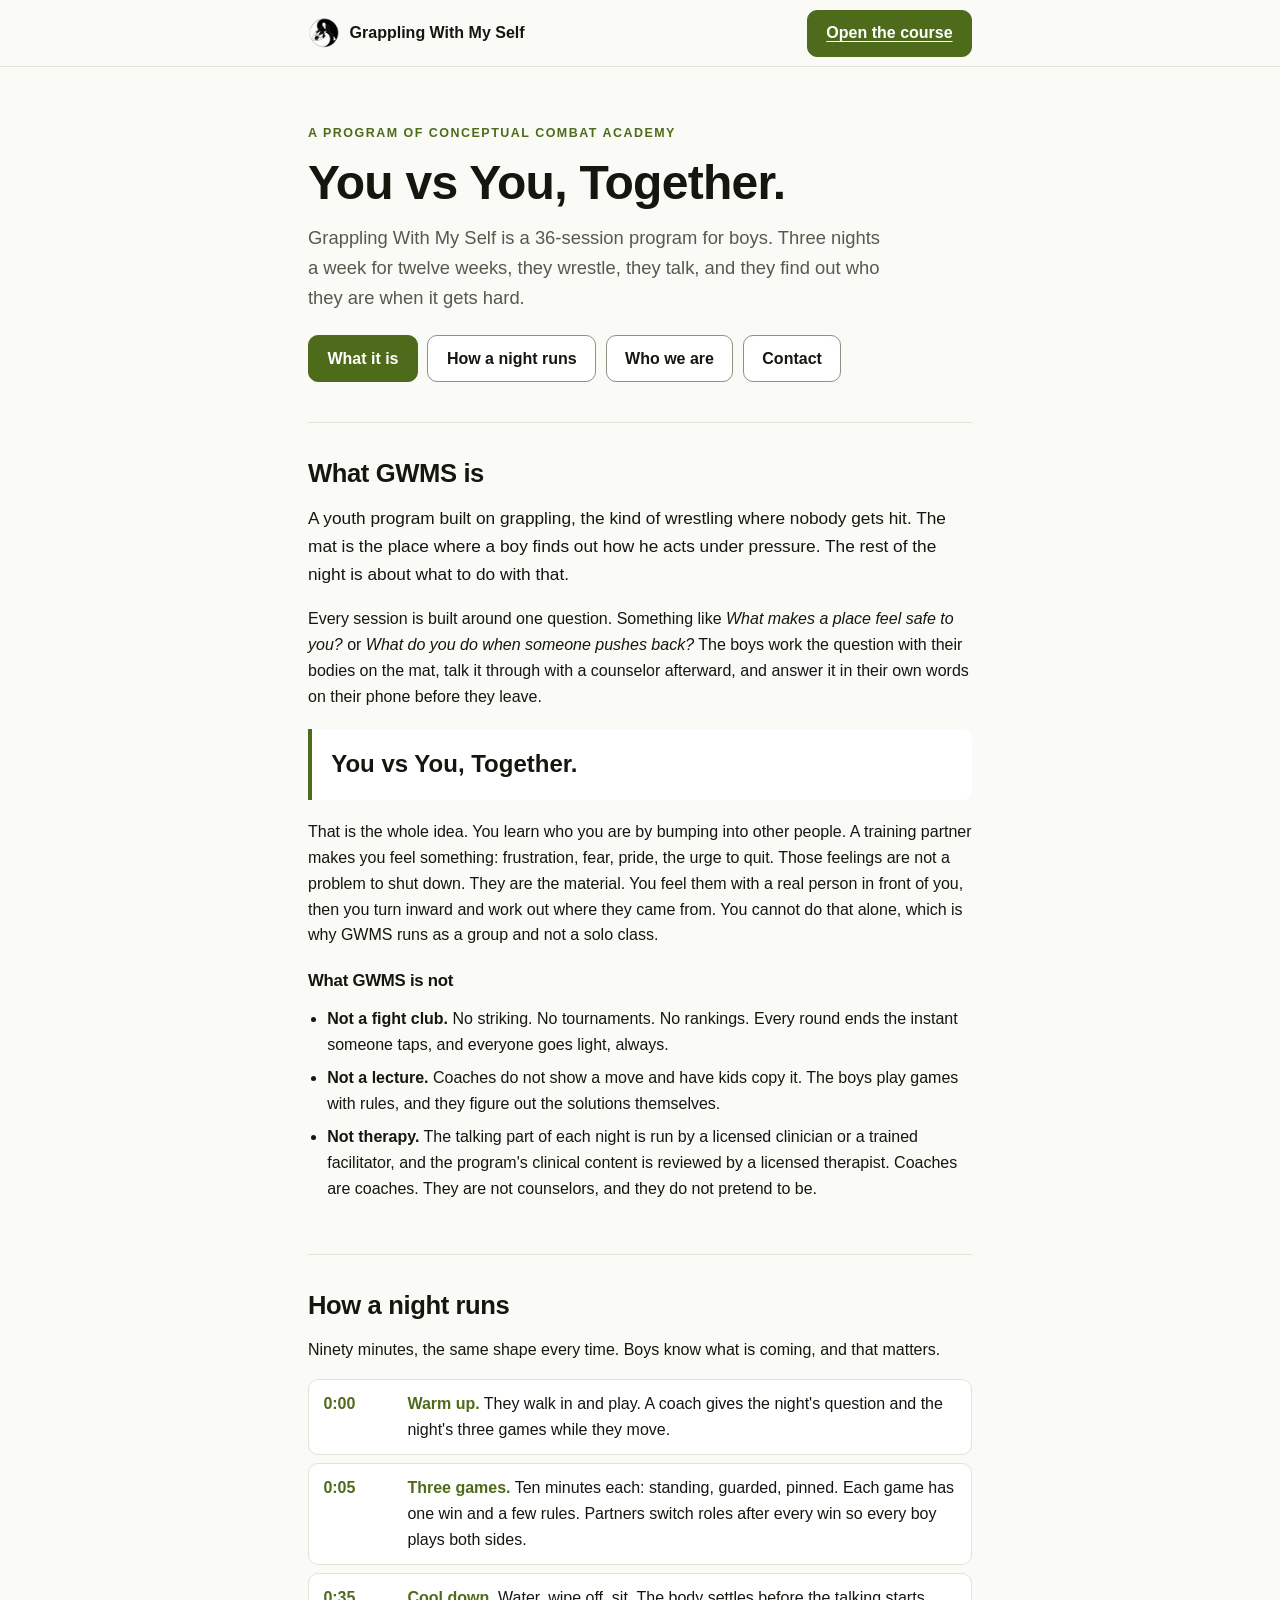
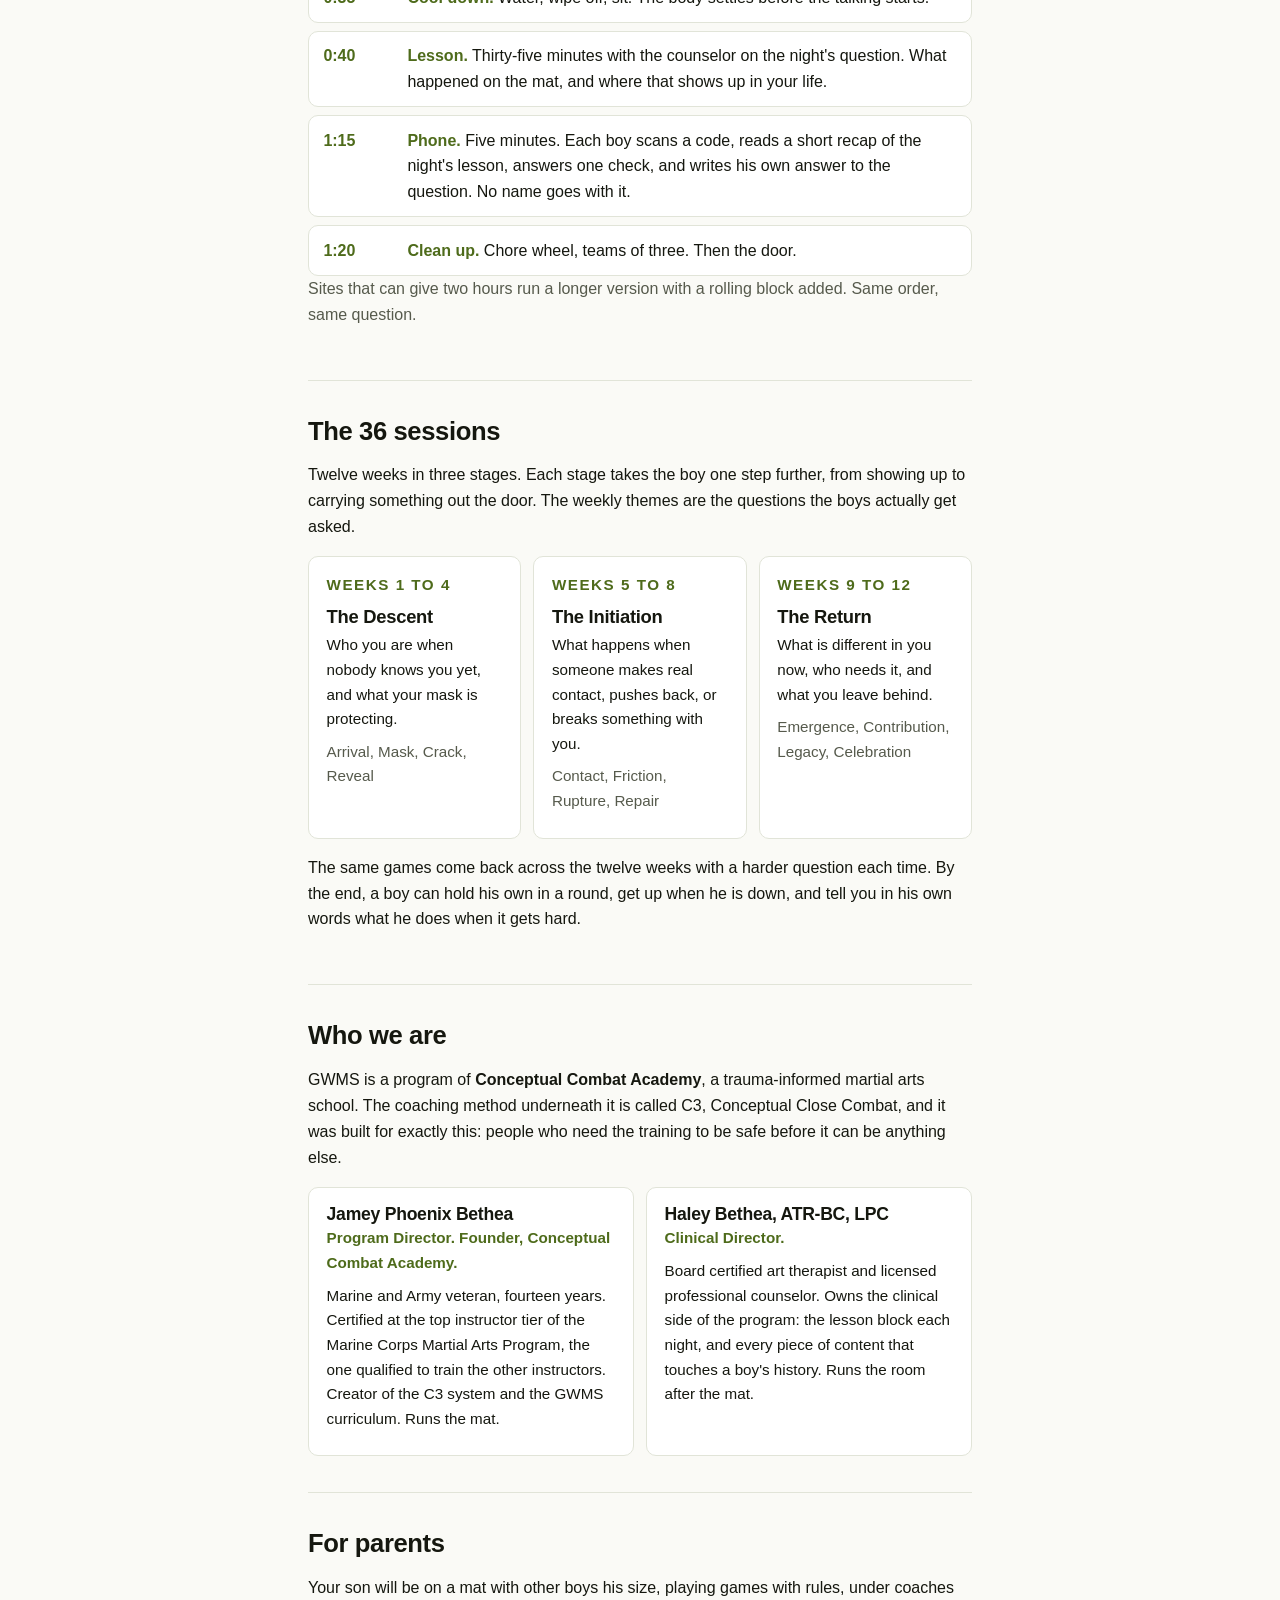
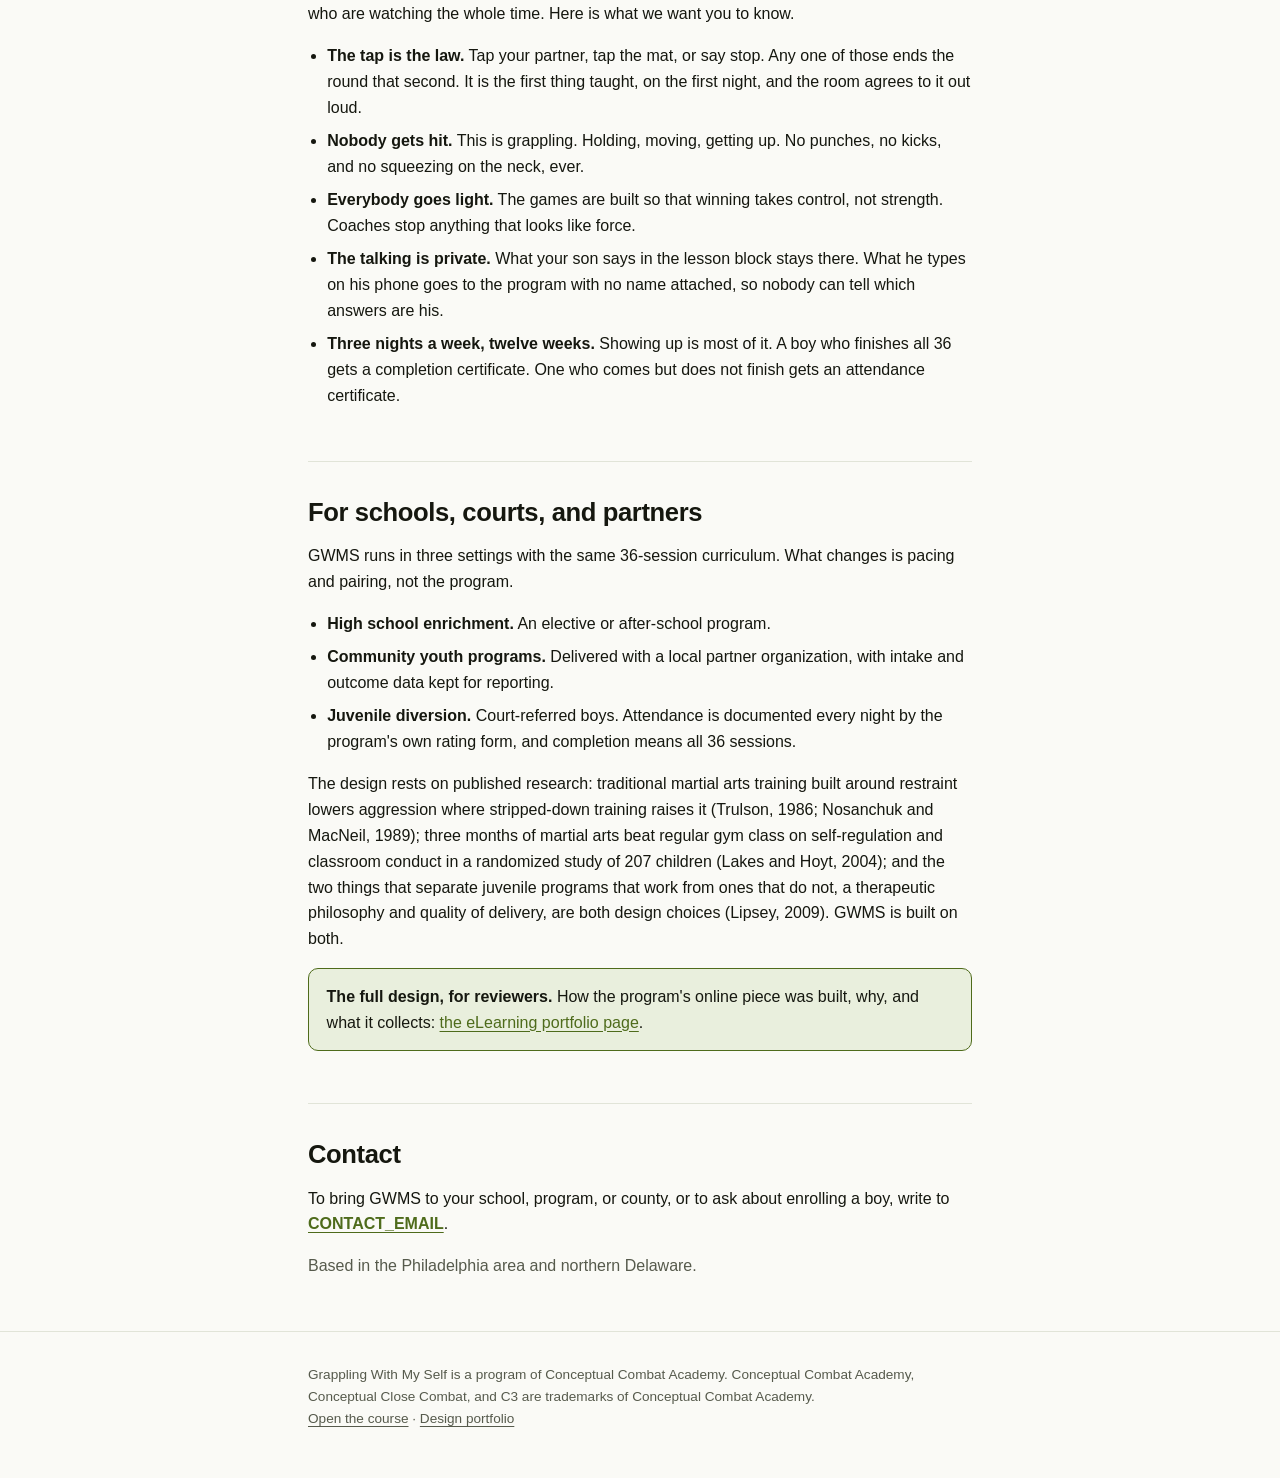
<file: index.html>
<!doctype html>
<html lang="en">
<head>
<meta charset="utf-8">
<meta name="viewport" content="width=device-width, initial-scale=1">
<title>Grappling With My Self</title>
<meta name="description" content="Grappling With My Self (GWMS) is a 36-session youth program that uses grappling to help boys learn who they are. A program of Conceptual Combat Academy.">
<link rel="icon" href="engine/assets/favicon-192.png" sizes="192x192">
<link rel="apple-touch-icon" href="engine/assets/favicon-192.png">
<link rel="stylesheet" href="engine/css/engine.css?v=10">
<style>
  body { display: block; }
  .wrap { max-width: 46rem; margin: 0 auto; padding: 0 var(--pad); }

  /* Top bar */
  .top { position: sticky; top: 0; z-index: 5; background: color-mix(in srgb, var(--bg) 92%, transparent); backdrop-filter: blur(8px); border-bottom: 1px solid var(--line); }
  .top__inner { max-width: 46rem; margin: 0 auto; padding: .6rem var(--pad); display: flex; align-items: center; gap: .75rem; }
  .top__brand { display: flex; align-items: center; gap: .6rem; text-decoration: none; color: var(--ink); font-weight: 800; }
  .top__brand img { width: 32px; height: 32px; border-radius: 50%; }
  .top__cta { margin-left: auto; }

  /* Hero */
  .hero { padding: 3.5rem 0 2.5rem; }
  .hero__eyebrow { font-size: .78rem; letter-spacing: .12em; text-transform: uppercase; color: var(--accent); font-weight: 700; margin: 0 0 .7rem; }
  .hero h1 { font-size: clamp(2rem, 1.4rem + 2.6vw, 3rem); margin: 0 0 .8rem; }
  .hero__lead { font-size: 1.15rem; color: var(--ink-muted); max-width: 36rem; margin: 0 0 1.4rem; }
  .hero__actions { display: flex; flex-wrap: wrap; gap: .6rem; }
  .hero__actions a { text-decoration: none; }

  /* Sections */
  section { padding: 2.25rem 0; border-top: 1px solid var(--line); }
  section h2 { font-size: 1.6rem; margin: 0 0 1rem; }
  section h3 { font-size: 1.05rem; margin: 1.4rem 0 .4rem; }
  .lead { font-size: 1.08rem; }
  .muted { color: var(--ink-muted); }
  .principle { font-family: var(--font-head); font-weight: 800; font-size: 1.5rem; margin: 1.2rem 0; padding: 1rem 1.2rem; border-left: 4px solid var(--accent); background: var(--surface); border-radius: 0 var(--radius) var(--radius) 0; }

  /* Clock */
  .clock { list-style: none; margin: 1rem 0 0; padding: 0; display: grid; gap: .5rem; }
  .clock li { display: grid; grid-template-columns: 4.5rem 1fr; gap: .75rem; padding: .7rem .9rem; border: 1px solid var(--line); border-radius: var(--radius); background: var(--surface); }
  .clock b { color: var(--accent); }

  /* Stages */
  .stages { display: grid; gap: .75rem; margin-top: 1rem; }
  @media (min-width: 40rem) { .stages { grid-template-columns: repeat(3, 1fr); } }
  .stage { border: 1px solid var(--line); border-radius: var(--radius); padding: 1rem 1.1rem; background: var(--surface); }
  .stage__num { font-size: .72rem; letter-spacing: .1em; text-transform: uppercase; color: var(--accent); font-weight: 700; margin: 0 0 .3rem; }
  .stage h3 { margin: 0 0 .4rem; font-size: 1.15rem; }
  .stage p { margin: 0 0 .5rem; font-size: .95rem; }
  .stage__themes { font-size: .88rem; color: var(--ink-muted); margin: 0; }

  /* People */
  .people { display: grid; gap: .75rem; margin-top: 1rem; }
  @media (min-width: 40rem) { .people { grid-template-columns: 1fr 1fr; } }
  .person { border: 1px solid var(--line); border-radius: var(--radius); padding: 1rem 1.1rem; background: var(--surface); }
  .person h3 { margin: 0 0 .15rem; font-size: 1.1rem; }
  .person__role { font-size: .85rem; color: var(--accent); font-weight: 700; margin: 0 0 .6rem; }
  .person p { margin: 0 0 .5rem; font-size: .95rem; }

  /* Lists and callouts */
  .plain { padding-left: 1.2rem; }
  .plain li { margin: 0 0 .45rem; }
  .note { border: 1px solid var(--accent); background: var(--accent-soft); border-radius: var(--radius); padding: .9rem 1.1rem; margin: 1rem 0; }
  .note p { margin: 0 0 .4rem; }
  .note p:last-child { margin: 0; }

  /* Contact */
  .contact a { font-weight: 700; }

  footer { border-top: 1px solid var(--line); padding: 2rem 0 3rem; color: var(--ink-muted); font-size: .85rem; }
  footer a { color: inherit; }
</style>
</head>
<body>

<header class="top">
  <div class="top__inner">
    <a class="top__brand" href="#">
      <img src="engine/assets/brand-mark.png" alt="" width="32" height="32">
      <span>Grappling With My Self</span>
    </a>
    <a class="btn btn--primary top__cta" href="engine/index.html?course=session-01">Open the course</a>
  </div>
</header>

<main class="wrap">

  <div class="hero">
    <p class="hero__eyebrow">A program of Conceptual Combat Academy</p>
    <h1>You vs You, Together.</h1>
    <p class="hero__lead">Grappling With My Self is a 36-session program for boys. Three nights a week for twelve weeks, they wrestle, they talk, and they find out who they are when it gets hard.</p>
    <div class="hero__actions">
      <a class="btn btn--primary" href="#what">What it is</a>
      <a class="btn" href="#night">How a night runs</a>
      <a class="btn" href="#who">Who we are</a>
      <a class="btn" href="#contact">Contact</a>
    </div>
  </div>

  <section id="what">
    <h2>What GWMS is</h2>
    <p class="lead">A youth program built on grappling, the kind of wrestling where nobody gets hit. The mat is the place where a boy finds out how he acts under pressure. The rest of the night is about what to do with that.</p>
    <p>Every session is built around one question. Something like <em>What makes a place feel safe to you?</em> or <em>What do you do when someone pushes back?</em> The boys work the question with their bodies on the mat, talk it through with a counselor afterward, and answer it in their own words on their phone before they leave.</p>
    <div class="principle">You vs You, Together.</div>
    <p>That is the whole idea. You learn who you are by bumping into other people. A training partner makes you feel something: frustration, fear, pride, the urge to quit. Those feelings are not a problem to shut down. They are the material. You feel them with a real person in front of you, then you turn inward and work out where they came from. You cannot do that alone, which is why GWMS runs as a group and not a solo class.</p>

    <h3>What GWMS is not</h3>
    <ul class="plain">
      <li><b>Not a fight club.</b> No striking. No tournaments. No rankings. Every round ends the instant someone taps, and everyone goes light, always.</li>
      <li><b>Not a lecture.</b> Coaches do not show a move and have kids copy it. The boys play games with rules, and they figure out the solutions themselves.</li>
      <li><b>Not therapy.</b> The talking part of each night is run by a licensed clinician or a trained facilitator, and the program's clinical content is reviewed by a licensed therapist. Coaches are coaches. They are not counselors, and they do not pretend to be.</li>
    </ul>
  </section>

  <section id="night">
    <h2>How a night runs</h2>
    <p>Ninety minutes, the same shape every time. Boys know what is coming, and that matters.</p>
    <ol class="clock">
      <li><b>0:00</b><span><b>Warm up.</b> They walk in and play. A coach gives the night's question and the night's three games while they move.</span></li>
      <li><b>0:05</b><span><b>Three games.</b> Ten minutes each: standing, guarded, pinned. Each game has one win and a few rules. Partners switch roles after every win so every boy plays both sides.</span></li>
      <li><b>0:35</b><span><b>Cool down.</b> Water, wipe off, sit. The body settles before the talking starts.</span></li>
      <li><b>0:40</b><span><b>Lesson.</b> Thirty-five minutes with the counselor on the night's question. What happened on the mat, and where that shows up in your life.</span></li>
      <li><b>1:15</b><span><b>Phone.</b> Five minutes. Each boy scans a code, reads a short recap of the night's lesson, answers one check, and writes his own answer to the question. No name goes with it.</span></li>
      <li><b>1:20</b><span><b>Clean up.</b> Chore wheel, teams of three. Then the door.</span></li>
    </ol>
    <p class="muted">Sites that can give two hours run a longer version with a rolling block added. Same order, same question.</p>
  </section>

  <section id="arc">
    <h2>The 36 sessions</h2>
    <p>Twelve weeks in three stages. Each stage takes the boy one step further, from showing up to carrying something out the door. The weekly themes are the questions the boys actually get asked.</p>
    <div class="stages">
      <div class="stage">
        <p class="stage__num">Weeks 1 to 4</p>
        <h3>The Descent</h3>
        <p>Who you are when nobody knows you yet, and what your mask is protecting.</p>
        <p class="stage__themes">Arrival, Mask, Crack, Reveal</p>
      </div>
      <div class="stage">
        <p class="stage__num">Weeks 5 to 8</p>
        <h3>The Initiation</h3>
        <p>What happens when someone makes real contact, pushes back, or breaks something with you.</p>
        <p class="stage__themes">Contact, Friction, Rupture, Repair</p>
      </div>
      <div class="stage">
        <p class="stage__num">Weeks 9 to 12</p>
        <h3>The Return</h3>
        <p>What is different in you now, who needs it, and what you leave behind.</p>
        <p class="stage__themes">Emergence, Contribution, Legacy, Celebration</p>
      </div>
    </div>
    <p style="margin-top:1rem">The same games come back across the twelve weeks with a harder question each time. By the end, a boy can hold his own in a round, get up when he is down, and tell you in his own words what he does when it gets hard.</p>
  </section>

  <section id="who">
    <h2>Who we are</h2>
    <p>GWMS is a program of <b>Conceptual Combat Academy</b>, a trauma-informed martial arts school. The coaching method underneath it is called C3, Conceptual Close Combat, and it was built for exactly this: people who need the training to be safe before it can be anything else.</p>
    <div class="people">
      <div class="person">
        <h3>Jamey Phoenix Bethea</h3>
        <p class="person__role">Program Director. Founder, Conceptual Combat Academy.</p>
        <p>Marine and Army veteran, fourteen years. Certified at the top instructor tier of the Marine Corps Martial Arts Program, the one qualified to train the other instructors. Creator of the C3 system and the GWMS curriculum. Runs the mat.</p>
      </div>
      <div class="person">
        <h3>Haley Bethea, ATR-BC, LPC</h3>
        <p class="person__role">Clinical Director.</p>
        <p>Board certified art therapist and licensed professional counselor. Owns the clinical side of the program: the lesson block each night, and every piece of content that touches a boy's history. Runs the room after the mat.</p>
      </div>
    </div>
  </section>

  <section id="parents">
    <h2>For parents</h2>
    <p>Your son will be on a mat with other boys his size, playing games with rules, under coaches who are watching the whole time. Here is what we want you to know.</p>
    <ul class="plain">
      <li><b>The tap is the law.</b> Tap your partner, tap the mat, or say stop. Any one of those ends the round that second. It is the first thing taught, on the first night, and the room agrees to it out loud.</li>
      <li><b>Nobody gets hit.</b> This is grappling. Holding, moving, getting up. No punches, no kicks, and no squeezing on the neck, ever.</li>
      <li><b>Everybody goes light.</b> The games are built so that winning takes control, not strength. Coaches stop anything that looks like force.</li>
      <li><b>The talking is private.</b> What your son says in the lesson block stays there. What he types on his phone goes to the program with no name attached, so nobody can tell which answers are his.</li>
      <li><b>Three nights a week, twelve weeks.</b> Showing up is most of it. A boy who finishes all 36 gets a completion certificate. One who comes but does not finish gets an attendance certificate.</li>
    </ul>
  </section>

  <section id="partners">
    <h2>For schools, courts, and partners</h2>
    <p>GWMS runs in three settings with the same 36-session curriculum. What changes is pacing and pairing, not the program.</p>
    <ul class="plain">
      <li><b>High school enrichment.</b> An elective or after-school program.</li>
      <li><b>Community youth programs.</b> Delivered with a local partner organization, with intake and outcome data kept for reporting.</li>
      <li><b>Juvenile diversion.</b> Court-referred boys. Attendance is documented every night by the program's own rating form, and completion means all 36 sessions.</li>
    </ul>
    <p>The design rests on published research: traditional martial arts training built around restraint lowers aggression where stripped-down training raises it (Trulson, 1986; Nosanchuk and MacNeil, 1989); three months of martial arts beat regular gym class on self-regulation and classroom conduct in a randomized study of 207 children (Lakes and Hoyt, 2004); and the two things that separate juvenile programs that work from ones that do not, a therapeutic philosophy and quality of delivery, are both design choices (Lipsey, 2009). GWMS is built on both.</p>
    <div class="note">
      <p><b>The full design, for reviewers.</b> How the program's online piece was built, why, and what it collects: <a href="portfolio.html">the eLearning portfolio page</a>.</p>
    </div>
  </section>

  <section id="contact" class="contact">
    <h2>Contact</h2>
    <p>To bring GWMS to your school, program, or county, or to ask about enrolling a boy, write to <a href="mailto:CONTACT_EMAIL">CONTACT_EMAIL</a>.</p>
    <p class="muted">Based in the Philadelphia area and northern Delaware.</p>
  </section>

</main>

<footer>
  <div class="wrap">
    Grappling With My Self is a program of Conceptual Combat Academy. Conceptual Combat Academy, Conceptual Close Combat, and C3 are trademarks of Conceptual Combat Academy.
    <br><a href="engine/index.html?course=session-01">Open the course</a> · <a href="portfolio.html">Design portfolio</a>
  </div>
</footer>

</body>
</html>
</file>
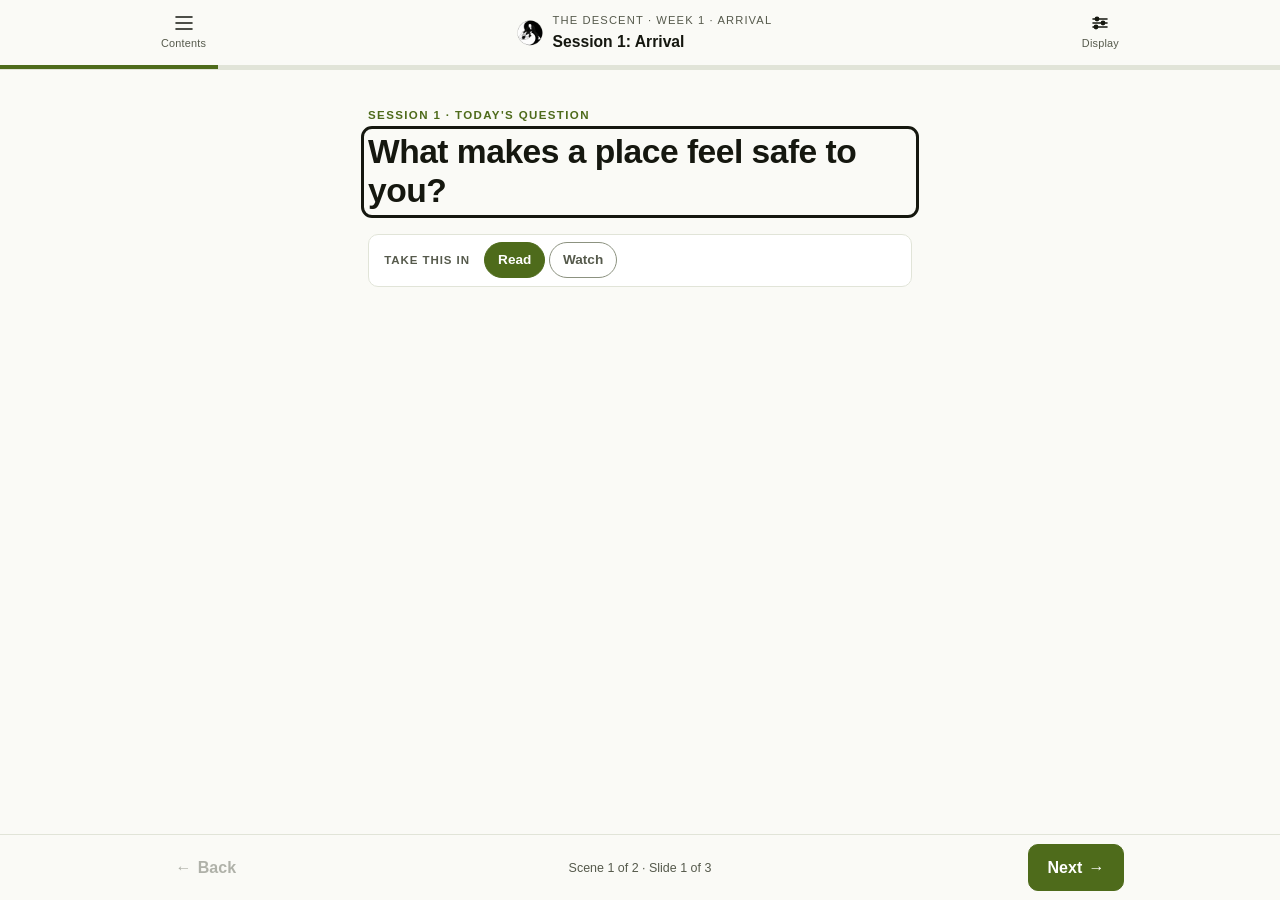
<file: engine/index.html>
<!DOCTYPE html>
<html lang="en">
<head>
<meta charset="utf-8">
<meta name="viewport" content="width=device-width, initial-scale=1, viewport-fit=cover">
<title>GWMS eLearning</title>
<meta name="description" content="GWMS eLearning course, Block 4 eLearning component.">
<link rel="icon" href="assets/favicon-192.png" sizes="192x192">
<link rel="apple-touch-icon" href="assets/favicon-192.png">
<link rel="stylesheet" href="css/engine.css?v=10">
</head>
<body class="is-booting">

<a class="skip-link" href="#main">Skip to slide content</a>

<!-- Screen-reader announcements for slide changes and feedback -->
<div id="live-polite" class="sr-only" aria-live="polite" aria-atomic="true"></div>
<div id="live-assertive" class="sr-only" aria-live="assertive" aria-atomic="true"></div>

<header class="appbar">
  <div class="appbar__inner">
    <button type="button" class="iconbtn" id="btn-menu" aria-haspopup="dialog">
      <span class="iconbtn__glyph" aria-hidden="true">
        <svg viewBox="0 0 20 20" width="20" height="20" focusable="false"><path d="M2 4h16M2 10h16M2 16h16" stroke="currentColor" stroke-width="1.6" stroke-linecap="round" fill="none"/></svg>
      </span>
      <span class="iconbtn__label">Contents</span>
    </button>

    <div class="appbar__title">
      <img class="appbar__mark" src="assets/brand-mark.png" alt="" width="32" height="32">
      <span class="appbar__title-text">
        <span class="appbar__eyebrow" id="course-eyebrow"></span>
        <span class="appbar__name" id="course-title">Loading&hellip;</span>
      </span>
    </div>

    <button type="button" class="iconbtn" id="btn-prefs" aria-haspopup="dialog">
      <span class="iconbtn__glyph" aria-hidden="true">
        <svg viewBox="0 0 20 20" width="20" height="20" focusable="false"><path d="M3 6h14M3 10h14M3 14h14" stroke="currentColor" stroke-width="1.6" stroke-linecap="round" fill="none"/><circle cx="7" cy="6" r="2.4" fill="currentColor"/><circle cx="13" cy="10" r="2.4" fill="currentColor"/><circle cx="6" cy="14" r="2.4" fill="currentColor"/></svg>
      </span>
      <span class="iconbtn__label">Display</span>
    </button>
  </div>

  <div class="progress" id="progress"
       role="progressbar" aria-valuemin="0" aria-valuemax="100" aria-valuenow="0"
       aria-label="Course progress">
    <div class="progress__fill" id="progress-fill"></div>
  </div>
</header>

<main id="main" class="stage" tabindex="-1">
  <div class="slide" id="slide-root">
    <p class="loading">Loading course&hellip;</p>
  </div>
</main>

<nav class="slidebar" aria-label="Slide navigation">
  <div class="slidebar__inner">
    <button type="button" class="btn btn--ghost" id="btn-prev">
      <span aria-hidden="true">&larr;</span> Back
    </button>
    <p class="slidebar__status" id="slide-status"></p>
    <button type="button" class="btn btn--primary" id="btn-next">
      Next <span aria-hidden="true">&rarr;</span>
    </button>
  </div>
  <p class="slidebar__gate" id="slide-gate" hidden></p>
</nav>

<!-- ============ Contents / scene menu ============ -->
<dialog class="sheet" id="dlg-menu" aria-labelledby="dlg-menu-title">
  <div class="sheet__head">
    <h2 id="dlg-menu-title">Contents</h2>
    <button type="button" class="closebtn" data-close="dlg-menu">Close</button>
  </div>
  <div class="sheet__body">
    <nav id="menu-scenes" aria-label="Scenes and slides"></nav>
    <div class="sheet__foot">
      <button type="button" class="linkbtn" id="btn-credits">Credits &amp; licenses</button>
      <button type="button" class="linkbtn" id="btn-privacy">Your data</button>
      <button type="button" class="linkbtn" id="btn-check">Accessibility check</button>
    </div>
  </div>
</dialog>

<!-- ============ Display preferences ============ -->
<dialog class="sheet" id="dlg-prefs" aria-labelledby="dlg-prefs-title">
  <div class="sheet__head">
    <h2 id="dlg-prefs-title">Display</h2>
    <button type="button" class="closebtn" data-close="dlg-prefs">Close</button>
  </div>
  <div class="sheet__body">
    <p class="sheet__intro">Set this up however it reads easiest for you. Your choices stay on this device.</p>

    <fieldset class="prefset">
      <legend>Text size</legend>
      <div class="segmented" role="radiogroup" aria-label="Text size" data-pref="textSize">
        <label><input type="radio" name="textSize" value="normal"> <span>Normal</span></label>
        <label><input type="radio" name="textSize" value="large"> <span>Large</span></label>
        <label><input type="radio" name="textSize" value="xlarge"> <span>Largest</span></label>
      </div>
    </fieldset>

    <fieldset class="prefset">
      <legend>Line spacing</legend>
      <div class="segmented" role="radiogroup" aria-label="Line spacing" data-pref="lineSpacing">
        <label><input type="radio" name="lineSpacing" value="normal"> <span>Normal</span></label>
        <label><input type="radio" name="lineSpacing" value="loose"> <span>Loose</span></label>
      </div>
    </fieldset>

    <fieldset class="prefset">
      <legend>Typeface</legend>
      <div class="segmented" role="radiogroup" aria-label="Typeface" data-pref="typeface">
        <label><input type="radio" name="typeface" value="default"> <span>Default</span></label>
        <label><input type="radio" name="typeface" value="legible"> <span>High legibility</span></label>
      </div>
    </fieldset>

    <fieldset class="prefset">
      <legend>Theme</legend>
      <div class="segmented" role="radiogroup" aria-label="Theme" data-pref="theme">
        <label><input type="radio" name="theme" value="system"> <span>System</span></label>
        <label><input type="radio" name="theme" value="light"> <span>Light</span></label>
        <label><input type="radio" name="theme" value="dark"> <span>Dark</span></label>
      </div>
    </fieldset>

    <fieldset class="prefset">
      <legend>Motion</legend>
      <div class="segmented" role="radiogroup" aria-label="Motion" data-pref="motion">
        <label><input type="radio" name="motion" value="system"> <span>System</span></label>
        <label><input type="radio" name="motion" value="reduced"> <span>Reduce</span></label>
      </div>
    </fieldset>
  </div>
</dialog>

<!-- ============ Generic info sheet (credits / privacy / check) ============ -->
<dialog class="sheet" id="dlg-info" aria-labelledby="dlg-info-title">
  <div class="sheet__head">
    <h2 id="dlg-info-title">Information</h2>
    <button type="button" class="closebtn" data-close="dlg-info">Close</button>
  </div>
  <div class="sheet__body" id="dlg-info-body"></div>
</dialog>

<script src="js/util.js?v=10"></script>
<script src="js/storage.js?v=10"></script>
<script src="js/validate.js?v=10"></script>
<script src="js/irf.js?v=10"></script>
<script src="js/slides.js?v=10"></script>
<script src="js/navigation.js?v=10"></script>
<script src="js/app.js?v=10"></script>
</body>
</html>
</file>
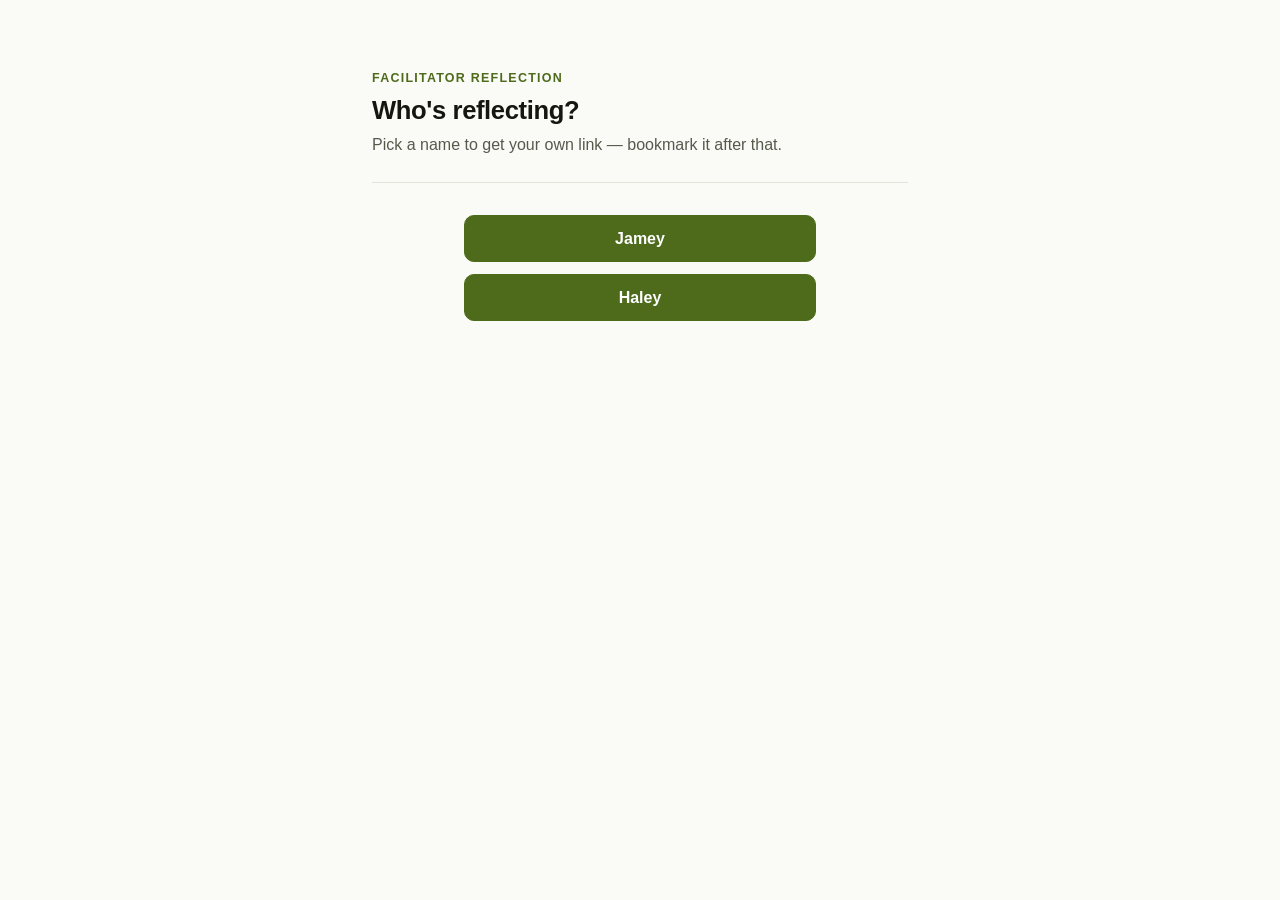
<file: facilitator-reflection.html>
<!doctype html>
<html lang="en">
<head>
<meta charset="utf-8">
<meta name="viewport" content="width=device-width, initial-scale=1">
<title>Facilitator Reflection</title>
<link rel="stylesheet" href="engine/css/engine.css">
<style>
  body { display: block; }
  .wrap { max-width: 38rem; margin: 0 auto; padding: var(--pad) var(--pad) 4rem; }
  header { padding: 2rem 0 1.5rem; border-bottom: 1px solid var(--line); margin-bottom: 1.75rem; }
  header p.eyebrow { font-size: .78rem; letter-spacing: .1em; text-transform: uppercase; color: var(--accent); font-weight: 700; margin: 0 0 .5rem; }
  header h1 { margin: 0 0 .4rem; font-size: 1.6rem; }
  header p.sub { color: var(--ink-muted); margin: 0; }
  .field { margin-bottom: 1.4rem; }
  .field label { display: block; font-weight: 700; margin-bottom: .4rem; }
  .field .hint { display: block; font-size: .84rem; color: var(--ink-muted); margin-bottom: .5rem; }
  select, textarea {
    width: 100%; padding: .7rem .8rem; border: 1px solid var(--line-strong);
    border-radius: var(--radius); background: var(--bg); color: var(--ink);
  }
  textarea { min-height: 6rem; resize: vertical; }
  select:focus-visible, textarea:focus-visible { outline: 3px solid var(--focus); outline-offset: 1px; }
  .who-pick { display: grid; gap: .75rem; max-width: 22rem; margin: 2rem auto; text-align: center; }
  .who-pick a { text-decoration: none; }
  .status { margin-top: 1rem; font-weight: 600; }
  .status--ok { color: var(--ok); }
  .status--err { color: var(--no); }
  .status--busy { color: var(--ink-muted); }
</style>
</head>
<body>
<div class="wrap" id="app">Loading…</div>

<script>
const params = new URLSearchParams(location.search);
const who = (params.get('who') || '').toLowerCase();
const WHO_NAMES = { jamey: 'Jamey', haley: 'Haley' };
const app = document.getElementById('app');

if (!WHO_NAMES[who]) {
  app.innerHTML = `
    <header>
      <p class="eyebrow">Facilitator Reflection</p>
      <h1>Who's reflecting?</h1>
      <p class="sub">Pick a name to get your own link — bookmark it after that.</p>
    </header>
    <div class="who-pick">
      <a class="btn btn--primary btn--wide" href="?who=jamey">Jamey</a>
      <a class="btn btn--primary btn--wide" href="?who=haley">Haley</a>
    </div>`;
} else {
  renderForm(WHO_NAMES[who]);
}

function renderForm(name) {
  app.innerHTML = `
    <header>
      <p class="eyebrow">Facilitator Reflection — ${name}</p>
      <h1>How did it go?</h1>
      <p class="sub">Five questions, one submission per session. This lands in its own tab in the IRF spreadsheet — separate from the anonymous student responses.</p>
    </header>
    <form id="f">
      <div class="field">
        <label for="session">What session was this?</label>
        <select id="session" required><option value="">Loading sessions…</option></select>
      </div>
      <div class="field">
        <label for="landed">Did the group actually land on today's probing question, or did you have to work to get them there?</label>
        <span class="hint">What did that look like in the room?</span>
        <textarea id="landed" required></textarea>
      </div>
      <div class="field">
        <label for="connection">Where did the game and the off-mat idea connect for this group — and where did they miss each other?</label>
        <textarea id="connection" required></textarea>
      </div>
      <div class="field">
        <label for="stepIn">Was there a moment you had to step in — someone shutting down, escalating, checking out?</label>
        <span class="hint">What did you do?</span>
        <textarea id="stepIn" required></textarea>
      </div>
      <div class="field">
        <label for="change">What would you change if you ran this exact session again?</label>
        <textarea id="change" required></textarea>
      </div>
      <div class="field">
        <label for="handoff">What does the next person running this session need to know that isn't in the guide?</label>
        <textarea id="handoff" required></textarea>
      </div>
      <button class="btn btn--primary btn--wide" type="submit">Send it</button>
      <p class="status" id="status"></p>
    </form>`;

  let sessions = [];
  fetch('courses/index.json')
    .then(r => r.json())
    .then(data => {
      sessions = data.courses.filter(c => c.id !== 'engine-demo');
      const sel = document.getElementById('session');
      sel.innerHTML = '<option value="">Choose a session…</option>' + sessions.map(c => {
        const num = parseInt(c.id.replace('session-', ''), 10);
        const match = c.summary.match(/“([^”]+)”/);
        const question = match ? match[1] : c.title;
        return `<option value="${c.id}">Session ${num} — ${question}</option>`;
      }).join('');
    })
    .catch(() => {
      document.getElementById('session').innerHTML = '<option value="">Could not load session list</option>';
    });

  document.getElementById('f').addEventListener('submit', async (ev) => {
    ev.preventDefault();
    const status = document.getElementById('status');
    const btn = ev.target.querySelector('button');
    const sessionId = document.getElementById('session').value;
    if (!sessionId) { status.textContent = 'Pick a session first.'; status.className = 'status status--err'; return; }
    const course = sessions.find(c => c.id === sessionId);
    const parts = course.title.split(' — ');
    const sessionNum = parseInt(sessionId.replace('session-', ''), 10);

    btn.disabled = true;
    status.textContent = 'Sending…';
    status.className = 'status status--busy';

    const payload = {
      token: '0bcbeb58-380e-426f-9736-b0e54c686992',
      kind: 'facilitator',
      who: name,
      session: sessionNum,
      stage: parts[2] || '',
      theme: parts[1] || '',
      submittedAt: new Date().toISOString(),
      submissionId: (crypto.randomUUID ? crypto.randomUUID() : String(Date.now()) + Math.random()),
      answers: {
        landed: document.getElementById('landed').value,
        connection: document.getElementById('connection').value,
        stepIn: document.getElementById('stepIn').value,
        change: document.getElementById('change').value,
        handoff: document.getElementById('handoff').value
      }
    };

    try {
      const res = await fetch('https://script.google.com/macros/s/AKfycbygiN7fH22mcHVCaSmZet4bqyAhr2KrwbT-UV7woX7lolLtGfrdEG-FoR7AvddcE9EP/exec', {
        method: 'POST',
        body: JSON.stringify(payload)
      });
      await res.text();
      status.textContent = 'Sent — thank you.';
      status.className = 'status status--ok';
      ev.target.reset();
    } catch (err) {
      status.textContent = 'Could not send. Check your connection and try again — nothing was lost, just resubmit.';
      status.className = 'status status--err';
    } finally {
      btn.disabled = false;
    }
  });
}
</script>
</body>
</html>
</file>
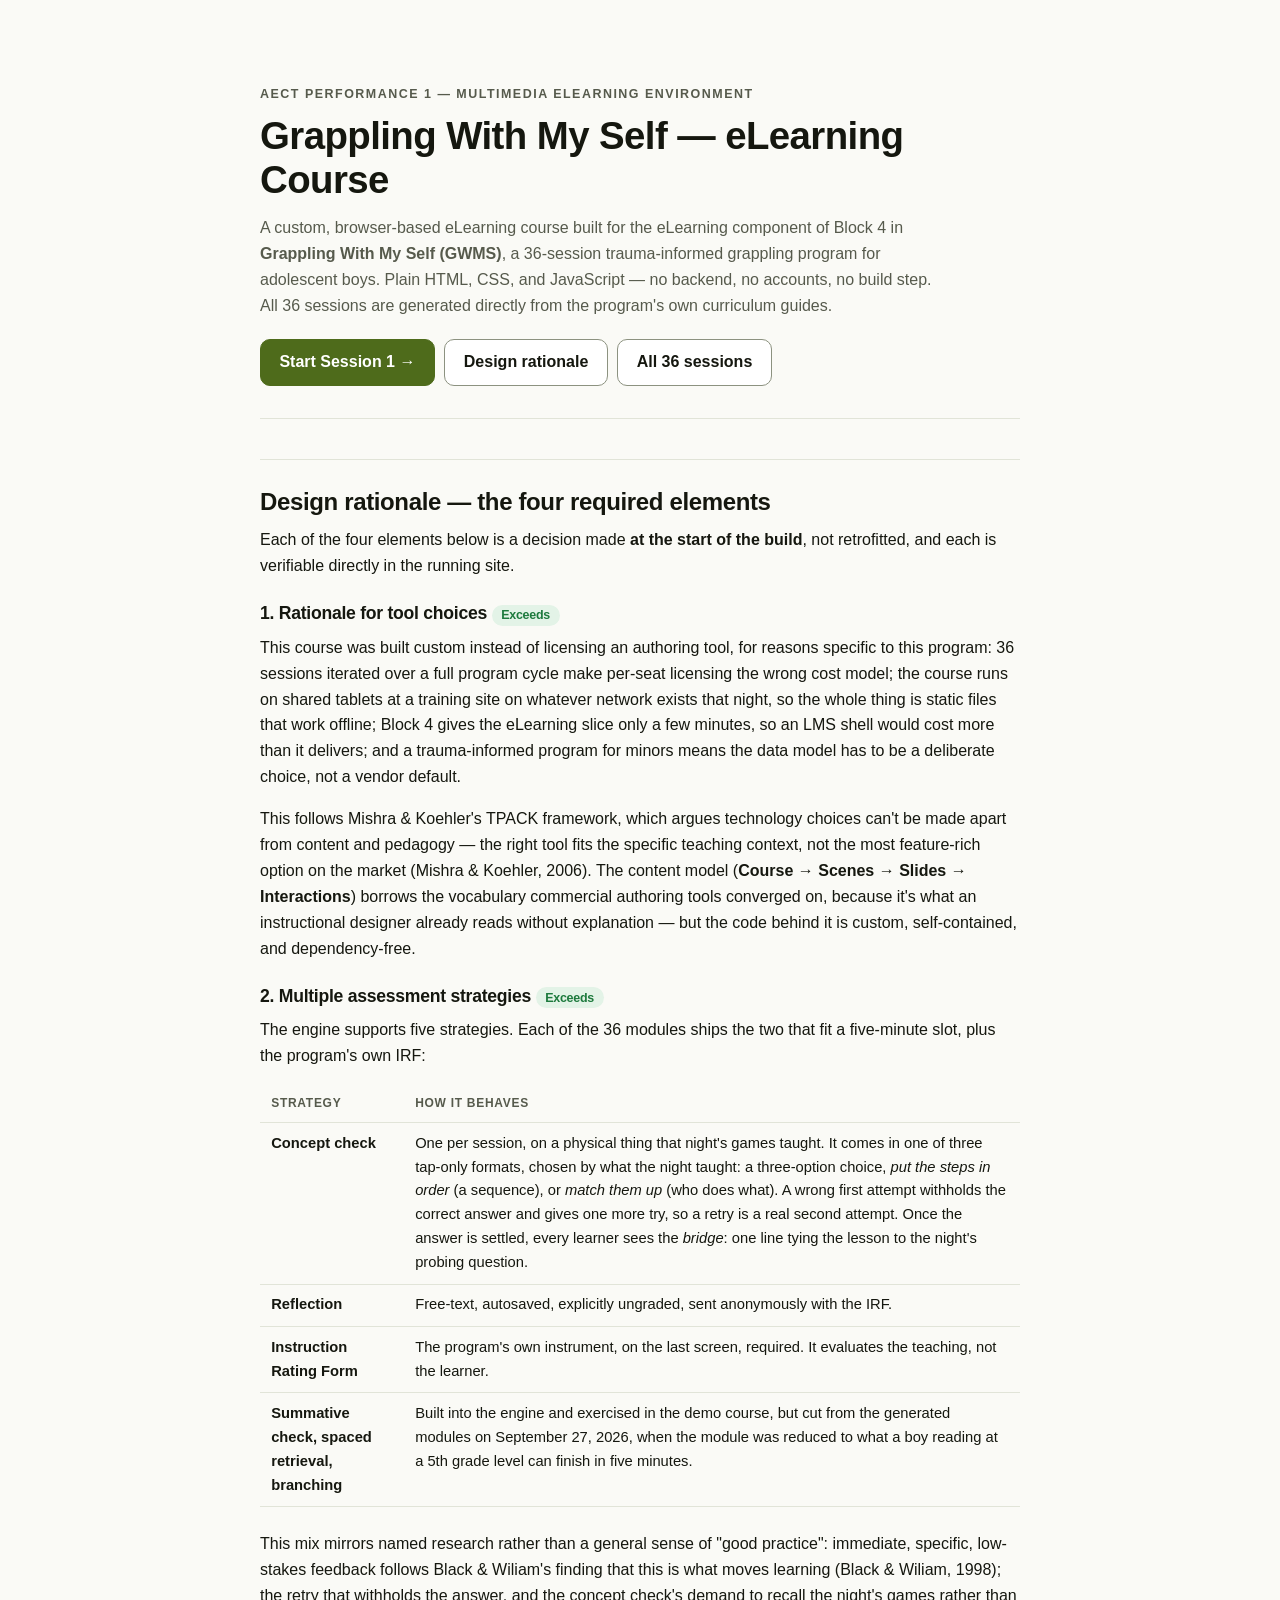
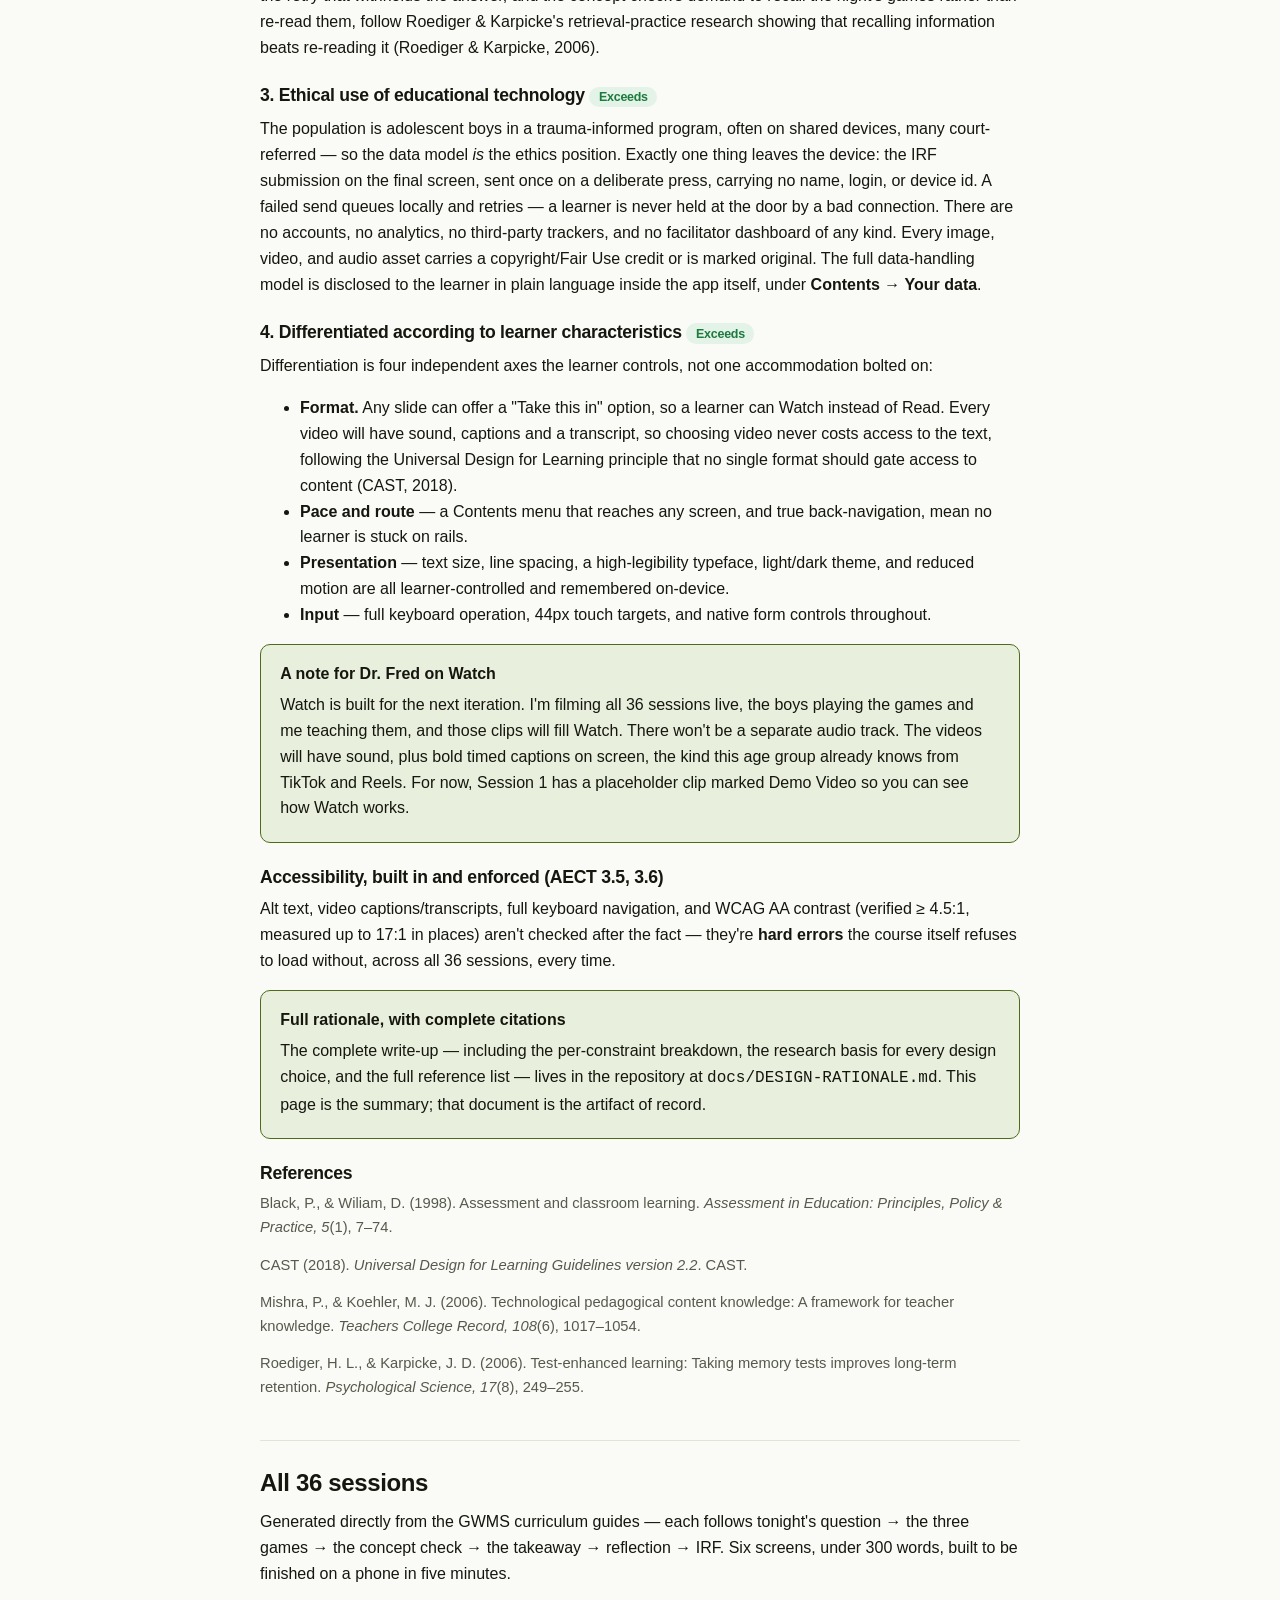
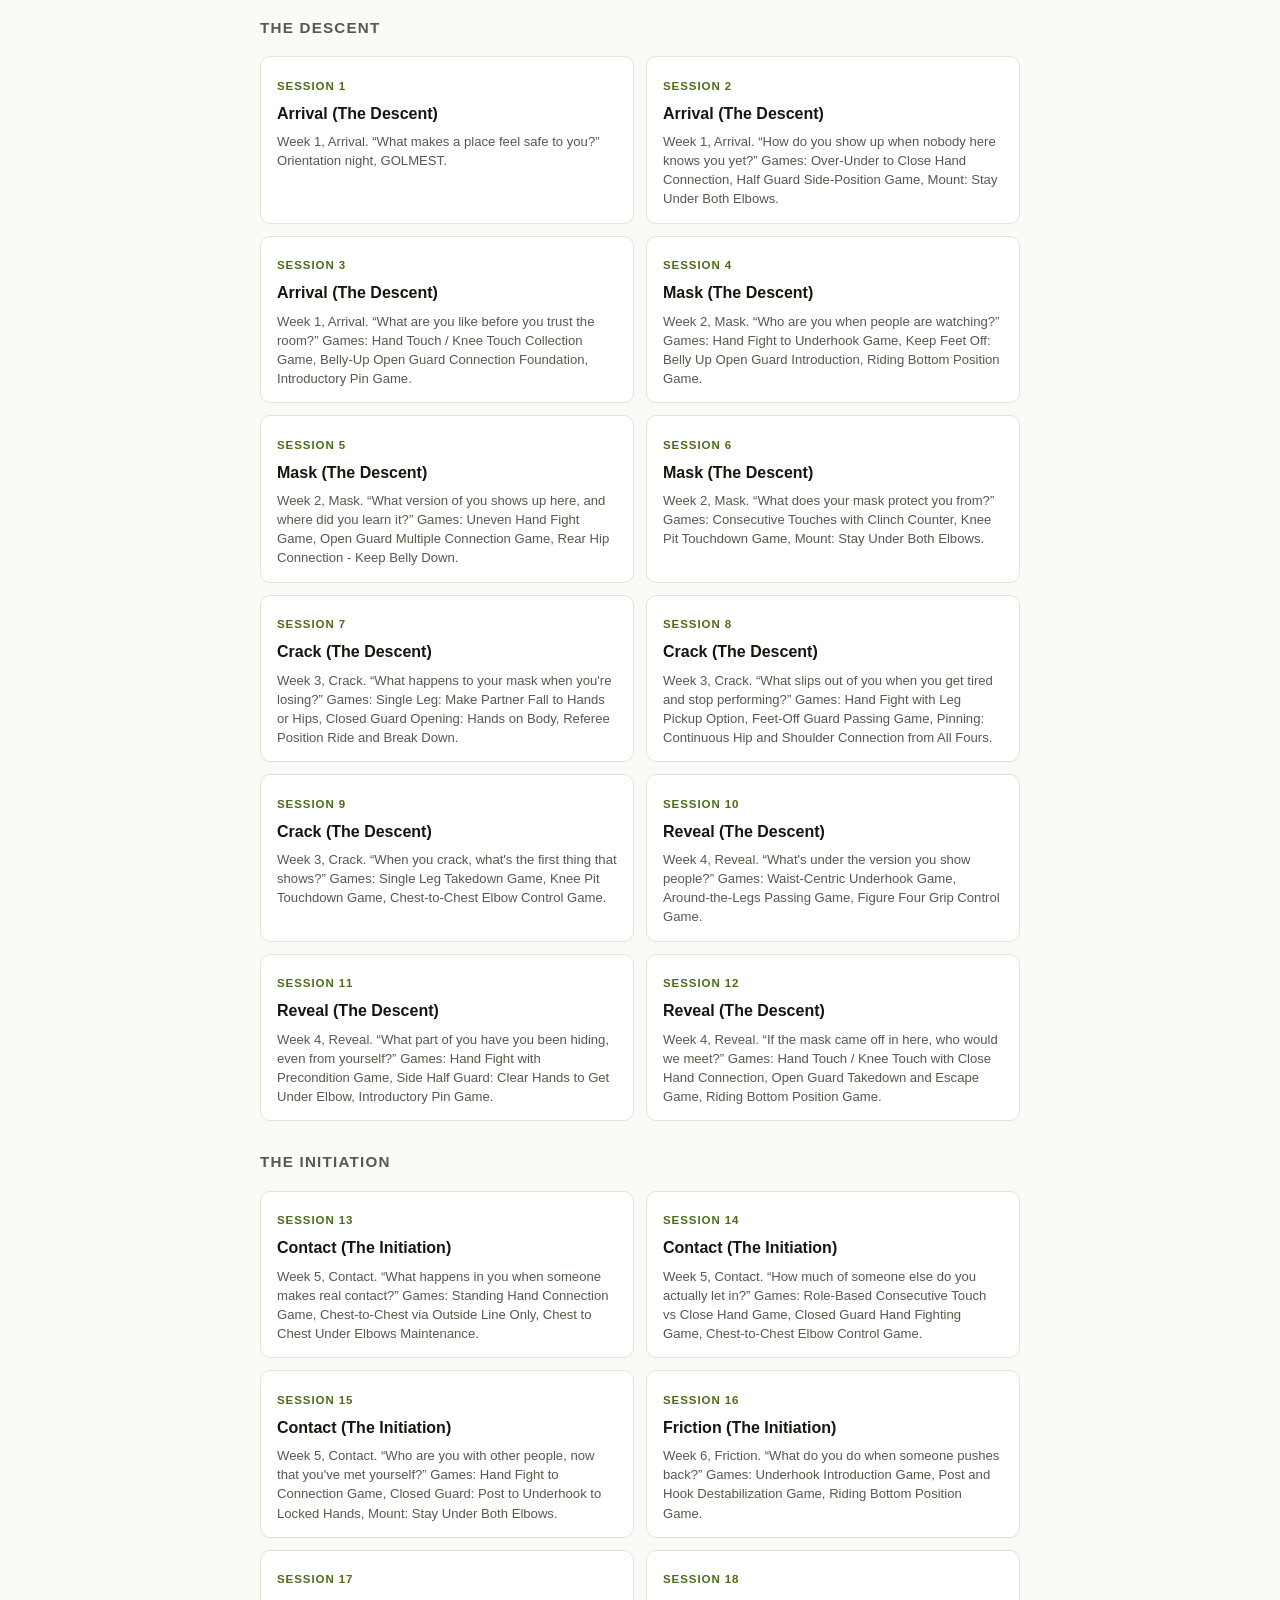
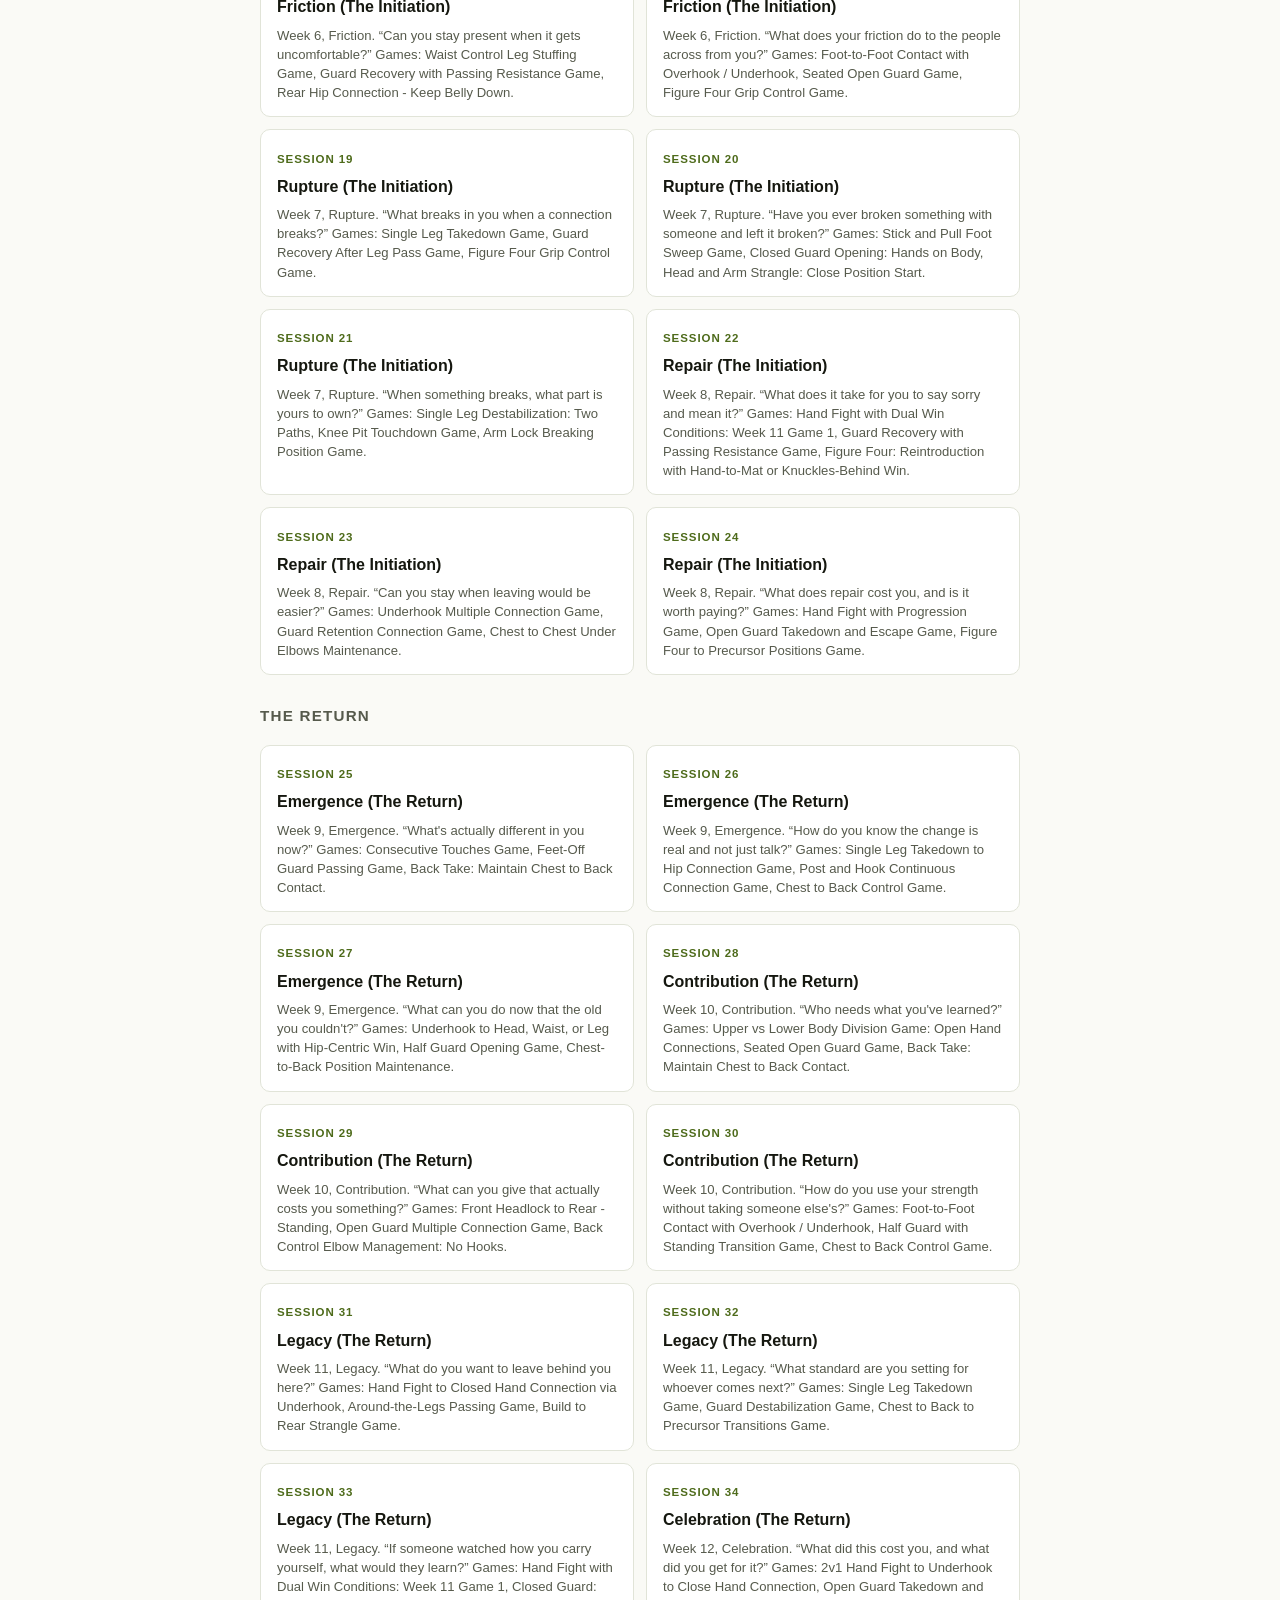
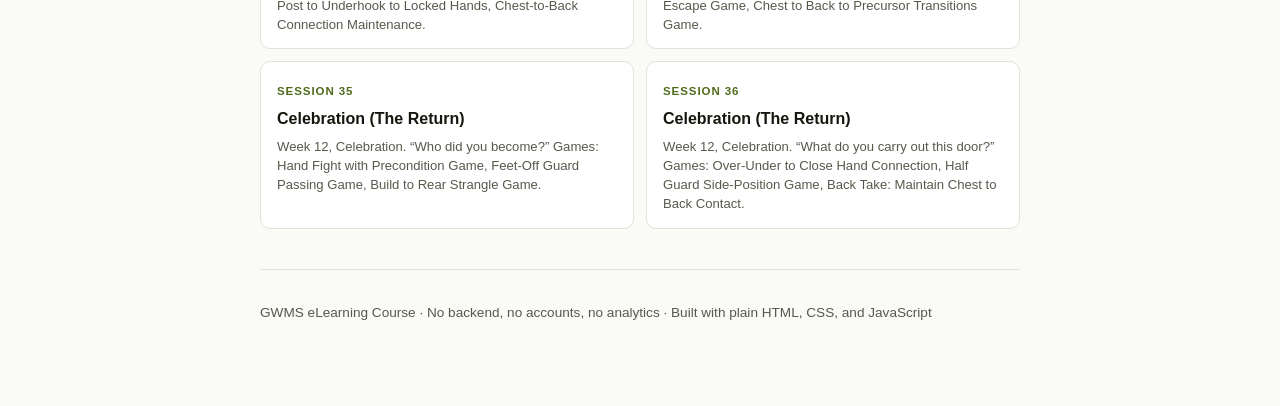
<file: portfolio.html>
<!doctype html>
<html lang="en">
<head>
<meta charset="utf-8">
<meta name="viewport" content="width=device-width, initial-scale=1">
<title>GWMS eLearning — Portfolio</title>
<link rel="stylesheet" href="engine/css/engine.css">
<style>
  body { display: block; }
  .wrap { max-width: 52rem; margin: 0 auto; padding: var(--pad); }
  .hero { padding: 3rem 0 2rem; border-bottom: 1px solid var(--line); margin-bottom: 2rem; }
  .hero__eyebrow { font-size: .78rem; letter-spacing: .12em; text-transform: uppercase; color: var(--accent); font-weight: 700; margin: 0 0 .6rem; }
  .hero h1 { font-size: clamp(1.7rem, 1.3rem + 1.6vw, 2.4rem); margin: 0 0 .75rem; }
  .hero p { color: var(--ink-muted); max-width: 42rem; }
  .quicklinks { display: flex; flex-wrap: wrap; gap: .6rem; margin-top: 1.25rem; }
  .quicklinks a { text-decoration: none; }
  section { margin: 2.5rem 0; }
  section h2 { font-size: 1.5rem; border-top: 1px solid var(--line); padding-top: 1.75rem; }
  section h3 { font-size: 1.1rem; margin-top: 1.5rem; }
  table { width: 100%; border-collapse: collapse; margin: 1rem 0 1.5rem; font-size: .92rem; }
  th, td { text-align: left; padding: .55rem .7rem; border-bottom: 1px solid var(--line); vertical-align: top; }
  th { color: var(--ink-muted); font-size: .75rem; text-transform: uppercase; letter-spacing: .06em; }
  .required { background: var(--accent-soft); border: 1px solid var(--accent); border-radius: var(--radius); padding: 1rem 1.2rem; margin: 1rem 0 1.5rem; }
  .required p { margin: 0 0 .3rem; font-weight: 700; }
  .required ul { margin: 0; padding-left: 1.2rem; }
  .status { display: inline-flex; align-items: center; gap: .35rem; font-size: .78rem; font-weight: 700; padding: .2rem .6rem; border-radius: 999px; }
  .status--exceeds { background: var(--ok-soft); color: var(--ok); }
  .refs p { margin: 0 0 .85rem; font-size: .92rem; color: var(--ink-muted); }
  .sessions { display: grid; grid-template-columns: repeat(auto-fill, minmax(15.5rem, 1fr)); gap: .75rem; margin-top: 1.25rem; }
  .card {
    display: block; text-decoration: none; color: var(--ink);
    border: 1px solid var(--line); border-radius: var(--radius); padding: .9rem 1rem;
    background: var(--surface);
  }
  .card:hover { border-color: var(--accent); background: var(--accent-soft); }
  .card__num { font-size: .72rem; letter-spacing: .08em; text-transform: uppercase; color: var(--accent); font-weight: 700; }
  .card__title { display: block; font-weight: 700; margin: .2rem 0 .35rem; }
  .card__summary { display: block; font-size: .82rem; color: var(--ink-muted); line-height: 1.45; }
  .stage-group { margin-top: 2rem; }
  .stage-group h3 { font-size: .95rem; text-transform: uppercase; letter-spacing: .08em; color: var(--ink-muted); border: 0; margin: 0 0 .75rem; }
  footer { border-top: 1px solid var(--line); padding: 2rem 0 3rem; color: var(--ink-muted); font-size: .85rem; }
</style>
</head>
<body>
<div class="wrap">

  <div class="hero">
    <p class="hero__eyebrow">AECT Performance 1 — Multimedia eLearning Environment</p>
    <h1>Grappling With My Self — eLearning Course</h1>
    <p>A custom, browser-based eLearning course built for the eLearning component of Block 4 in <strong>Grappling With My Self (GWMS)</strong>, a 36-session trauma-informed grappling program for adolescent boys. Plain HTML, CSS, and JavaScript — no backend, no accounts, no build step. All 36 sessions are generated directly from the program's own curriculum guides.</p>
    <div class="quicklinks">
      <a class="btn btn--primary" href="engine/index.html?course=session-01">Start Session 1 →</a>
      <a class="btn" href="#rationale">Design rationale</a>
      <a class="btn" href="#sessions">All 36 sessions</a>
    </div>
  </div>

  <section id="rationale">
    <h2>Design rationale — the four required elements</h2>
    <p>Each of the four elements below is a decision made <strong>at the start of the build</strong>, not retrofitted, and each is verifiable directly in the running site.</p>

    <h3 id="tool-choices">1. Rationale for tool choices <span class="status status--exceeds">Exceeds</span></h3>
    <p>This course was built custom instead of licensing an authoring tool, for reasons specific to this program: 36 sessions iterated over a full program cycle make per-seat licensing the wrong cost model; the course runs on shared tablets at a training site on whatever network exists that night, so the whole thing is static files that work offline; Block 4 gives the eLearning slice only a few minutes, so an LMS shell would cost more than it delivers; and a trauma-informed program for minors means the data model has to be a deliberate choice, not a vendor default.</p>
    <p>This follows Mishra &amp; Koehler's TPACK framework, which argues technology choices can't be made apart from content and pedagogy — the right tool fits the specific teaching context, not the most feature-rich option on the market (Mishra &amp; Koehler, 2006). The content model (<strong>Course → Scenes → Slides → Interactions</strong>) borrows the vocabulary commercial authoring tools converged on, because it's what an instructional designer already reads without explanation — but the code behind it is custom, self-contained, and dependency-free.</p>

    <h3 id="assessment">2. Multiple assessment strategies <span class="status status--exceeds">Exceeds</span></h3>
    <p>The engine supports five strategies. Each of the 36 modules ships the two that fit a five-minute slot, plus the program's own IRF:</p>
    <table>
      <tr><th>Strategy</th><th>How it behaves</th></tr>
      <tr><td><strong>Concept check</strong></td><td>One per session, on a physical thing that night's games taught. It comes in one of three tap-only formats, chosen by what the night taught: a three-option choice, <em>put the steps in order</em> (a sequence), or <em>match them up</em> (who does what). A wrong first attempt withholds the correct answer and gives one more try, so a retry is a real second attempt. Once the answer is settled, every learner sees the <em>bridge</em>: one line tying the lesson to the night's probing question.</td></tr>
      <tr><td><strong>Reflection</strong></td><td>Free-text, autosaved, explicitly ungraded, sent anonymously with the IRF.</td></tr>
      <tr><td><strong>Instruction Rating Form</strong></td><td>The program's own instrument, on the last screen, required. It evaluates the teaching, not the learner.</td></tr>
      <tr><td><strong>Summative check, spaced retrieval, branching</strong></td><td>Built into the engine and exercised in the demo course, but cut from the generated modules on September 27, 2026, when the module was reduced to what a boy reading at a 5th grade level can finish in five minutes.</td></tr>
    </table>
    <p>This mix mirrors named research rather than a general sense of "good practice": immediate, specific, low-stakes feedback follows Black &amp; Wiliam's finding that this is what moves learning (Black &amp; Wiliam, 1998); the retry that withholds the answer, and the concept check's demand to recall the night's games rather than re-read them, follow Roediger &amp; Karpicke's retrieval-practice research showing that recalling information beats re-reading it (Roediger &amp; Karpicke, 2006).</p>

    <h3 id="ethics">3. Ethical use of educational technology <span class="status status--exceeds">Exceeds</span></h3>
    <p>The population is adolescent boys in a trauma-informed program, often on shared devices, many court-referred — so the data model <em>is</em> the ethics position. Exactly one thing leaves the device: the IRF submission on the final screen, sent once on a deliberate press, carrying no name, login, or device id. A failed send queues locally and retries — a learner is never held at the door by a bad connection. There are no accounts, no analytics, no third-party trackers, and no facilitator dashboard of any kind. Every image, video, and audio asset carries a copyright/Fair Use credit or is marked original. The full data-handling model is disclosed to the learner in plain language inside the app itself, under <strong>Contents → Your data</strong>.</p>

    <h3 id="differentiation">4. Differentiated according to learner characteristics <span class="status status--exceeds">Exceeds</span></h3>
    <p>Differentiation is four independent axes the learner controls, not one accommodation bolted on:</p>
    <ul>
      <li><strong>Format.</strong> Any slide can offer a "Take this in" option, so a learner can Watch instead of Read. Every video will have sound, captions and a transcript, so choosing video never costs access to the text, following the Universal Design for Learning principle that no single format should gate access to content (CAST, 2018).</li>
      <li><strong>Pace and route</strong> — a Contents menu that reaches any screen, and true back-navigation, mean no learner is stuck on rails.</li>
      <li><strong>Presentation</strong> — text size, line spacing, a high-legibility typeface, light/dark theme, and reduced motion are all learner-controlled and remembered on-device.</li>
      <li><strong>Input</strong> — full keyboard operation, 44px touch targets, and native form controls throughout.</li>
    </ul>
    <div class="required">
      <p>A note for Dr. Fred on Watch</p>
      <p style="font-weight:400">Watch is built for the next iteration. I'm filming all 36 sessions live, the boys playing the games and me teaching them, and those clips will fill Watch. There won't be a separate audio track. The videos will have sound, plus bold timed captions on screen, the kind this age group already knows from TikTok and Reels. For now, Session 1 has a placeholder clip marked Demo Video so you can see how Watch works.</p>
    </div>

    <h3>Accessibility, built in and enforced (AECT 3.5, 3.6)</h3>
    <p>Alt text, video captions/transcripts, full keyboard navigation, and WCAG AA contrast (verified ≥ 4.5:1, measured up to 17:1 in places) aren't checked after the fact — they're <strong>hard errors</strong> the course itself refuses to load without, across all 36 sessions, every time.</p>

    <div class="required">
      <p>Full rationale, with complete citations</p>
      <p style="font-weight:400">The complete write-up — including the per-constraint breakdown, the research basis for every design choice, and the full reference list — lives in the repository at <code>docs/DESIGN-RATIONALE.md</code>. This page is the summary; that document is the artifact of record.</p>
    </div>

    <div class="refs">
      <h3>References</h3>
      <p>Black, P., &amp; Wiliam, D. (1998). Assessment and classroom learning. <em>Assessment in Education: Principles, Policy &amp; Practice, 5</em>(1), 7–74.</p>
      <p>CAST (2018). <em>Universal Design for Learning Guidelines version 2.2</em>. CAST.</p>
      <p>Mishra, P., &amp; Koehler, M. J. (2006). Technological pedagogical content knowledge: A framework for teacher knowledge. <em>Teachers College Record, 108</em>(6), 1017–1054.</p>
      <p>Roediger, H. L., &amp; Karpicke, J. D. (2006). Test-enhanced learning: Taking memory tests improves long-term retention. <em>Psychological Science, 17</em>(8), 249–255.</p>
    </div>
  </section>

  <section id="sessions">
    <h2>All 36 sessions</h2>
    <p>Generated directly from the GWMS curriculum guides — each follows tonight's question → the three games → the concept check → the takeaway → reflection → IRF. Six screens, under 300 words, built to be finished on a phone in five minutes.</p>
    <div id="session-list"></div>
  </section>

  <footer>
    GWMS eLearning Course · No backend, no accounts, no analytics · Built with plain HTML, CSS, and JavaScript
  </footer>
</div>

<script>
fetch('courses/index.json')
  .then(r => r.json())
  .then(data => {
    const stages = [
      ['The Descent', 1, 12], ['The Initiation', 13, 24], ['The Return', 25, 36]
    ];
    const byId = Object.fromEntries(data.courses.map(c => [c.id, c]));
    const root = document.getElementById('session-list');
    stages.forEach(([label, start, end]) => {
      const group = document.createElement('div');
      group.className = 'stage-group';
      const h3 = document.createElement('h3');
      h3.textContent = label;
      group.appendChild(h3);
      const grid = document.createElement('div');
      grid.className = 'sessions';
      for (let n = start; n <= end; n++) {
        const id = 'session-' + String(n).padStart(2, '0');
        const c = byId[id];
        if (!c) continue;
        const a = document.createElement('a');
        a.className = 'card';
        a.href = 'engine/index.html?course=' + id;
        const num = document.createElement('span');
        num.className = 'card__num';
        num.textContent = 'Session ' + n;
        const title = document.createElement('span');
        title.className = 'card__title';
        title.textContent = c.title.replace(/^Session \d+: /, '');
        const summary = document.createElement('span');
        summary.className = 'card__summary';
        summary.textContent = c.summary;
        a.append(num, title, summary);
        grid.appendChild(a);
      }
      group.appendChild(grid);
      root.appendChild(group);
    });
  })
  .catch(() => {
    document.getElementById('session-list').innerHTML =
      '<p class="media-error">Could not load the session list. Open this page from a server (not by double-clicking) so it can fetch courses/index.json.</p>';
  });
</script>
</body>
</html>
</file>
<file: engine/css/engine.css>
/* ==========================================================================
   GWMS eLearning Engine — engine.css
   Palette contrast is checked against WCAG 2.1 AA (4.5:1 body, 3:1 UI).
   Measured ratios are noted beside each pairing.
   ========================================================================== */

/* ---------- Tokens ---------- */
/* GWMS brand: olive #6B8E23, black, white, red and gold reserved for
   feedback. Every pairing below is measured against WCAG 2.1 AA (4.5:1 body
   text, 3:1 UI/large text) with the same relative-luminance formula the
   engine runs at load time in validate.js — not eyeballed. Ratios noted
   beside each token. Re-verify with tools/palette-check.js before changing
   any of these; a hand-tweaked hex here is exactly the kind of thing that
   passes a glance and fails the live contrast audit. */
:root {
  color-scheme: light dark;

  /* Light surface set */
  --bg:          #FAFAF6;
  --surface:     #FFFFFF;
  --surface-2:   #EFF1E8;
  --ink:         #15170F;   /* on --bg  : 17.3:1 */
  --ink-muted:   #565A4C;   /* on --bg  :  6.8:1 */
  --line:        #E1E4D8;
  --line-strong: #8C9280;   /* on --bg  :  3.1:1  (UI boundary) */
  --accent:      #4E6B1B;   /* on --bg  :  5.8:1 */
  --accent-ink:  #FFFFFF;   /* on accent:  6.1:1 */
  --accent-soft: #E9EFDD;
  --ok:          #1D7A3D;   /* on --bg  :  5.1:1 */
  --ok-soft:     #E3F3E7;
  --no:          #A32E24;   /* on --bg  :  6.8:1 */
  --no-soft:     #FBE7E4;
  --highlight:   #7A5E00;   /* on --bg  :  5.9:1 — reserved: spaced-retrieval screens only */
  --highlight-soft: #F5EBC8;
  --focus:       #15170F;

  --shadow: 0 1px 2px rgba(21,23,15,.05), 0 8px 24px -12px rgba(21,23,15,.22);

  --font-body: -apple-system, BlinkMacSystemFont, "Helvetica Neue", Helvetica, Arial, "Segoe UI", Roboto, sans-serif;
  --font-head: -apple-system, BlinkMacSystemFont, "Helvetica Neue", Helvetica, Arial, "Segoe UI", Roboto, sans-serif;

  --measure: 34rem;          /* ~66 characters */
  --pad: clamp(1rem, 4vw, 2.25rem);
  --radius: 10px;
  --tap: 44px;               /* minimum touch target */

  --leading: 1.62;
  --step: 1rem;
  --dur: 180ms;
}

@media (prefers-color-scheme: dark) {
  :root:not([data-theme="light"]) { color-scheme: dark; }
}

/* Dark surface set — applied by media query or by explicit [data-theme] */
@media (prefers-color-scheme: dark) {
  :root:not([data-theme="light"]) {
    --bg:          #121412;
    --surface:     #1B1D18;
    --surface-2:   #242822;
    --ink:         #F1F2ED;   /* on --bg : 16.5:1 */
    --ink-muted:   #A7AC9E;   /* on --bg :  8.0:1 */
    --line:        #2C2F27;
    --line-strong: #666C58;   /* on --bg :  3.4:1 */
    --accent:      #8CB93A;   /* on --bg :  8.0:1 */
    --accent-ink:  #12140D;   /* on accent: 8.1:1 */
    --accent-soft: #202512;
    --ok:          #5FD37A;   /* on --bg :  9.8:1 */
    --ok-soft:     #132A18;
    --no:          #F0645A;   /* on --bg :  5.9:1 */
    --no-soft:     #2C1613;
    --highlight:   #E8B93A;   /* on --bg : 10.1:1 — reserved: spaced-retrieval screens only */
    --highlight-soft: #2E2610;
    --focus:       #F1F2ED;
    --shadow: 0 1px 2px rgba(0,0,0,.4), 0 10px 28px -14px rgba(0,0,0,.8);
  }
}
:root[data-theme="dark"] {
  color-scheme: dark;
  --bg:#121412; --surface:#1B1D18; --surface-2:#242822;
  --ink:#F1F2ED; --ink-muted:#A7AC9E; --line:#2C2F27; --line-strong:#666C58;
  --accent:#8CB93A; --accent-ink:#12140D; --accent-soft:#202512;
  --ok:#5FD37A; --ok-soft:#132A18; --no:#F0645A; --no-soft:#2C1613;
  --highlight:#E8B93A; --highlight-soft:#2E2610;
  --focus:#F1F2ED;
  --shadow: 0 1px 2px rgba(0,0,0,.4), 0 10px 28px -14px rgba(0,0,0,.8);
}

/* Learner display preferences */
:root[data-text-size="large"]  { --step: 1.125rem; --measure: 32rem; }
:root[data-text-size="xlarge"] { --step: 1.28rem;  --measure: 30rem; }
:root[data-line-spacing="loose"] { --leading: 1.9; }
:root[data-typeface="legible"] {
  --font-body: "Atkinson Hyperlegible", Verdana, Tahoma, sans-serif;
  --font-head: "Atkinson Hyperlegible", Verdana, Tahoma, sans-serif;
}

@media (prefers-reduced-motion: reduce) { :root { --dur: 0ms; } }
:root[data-motion="reduced"] { --dur: 0ms; }

/* ---------- Reset-ish ---------- */
*, *::before, *::after { box-sizing: border-box; }
/* The UA rule for [hidden] is element-level, so any class that sets display
   (.btn, .reveal, …) would silently defeat it. Keep hidden meaning hidden. */
[hidden] { display: none !important; }
html { -webkit-text-size-adjust: 100%; }
body {
  margin: 0;
  background: var(--bg);
  color: var(--ink);
  font: var(--step)/var(--leading) var(--font-body);
  min-height: 100svh;
  display: flex;
  flex-direction: column;
  overflow-wrap: break-word;
}
h1, h2, h3 { font-family: var(--font-head); font-weight: 800; line-height: 1.16; letter-spacing: -0.015em; margin: 0 0 .5em; }
p { margin: 0 0 1em; }
img, video, svg { max-width: 100%; height: auto; }
button, input, textarea, select { font: inherit; color: inherit; }

:where(a) { color: var(--accent); text-underline-offset: 3px; }

/* Focus: always visible, never removed */
:focus-visible {
  outline: 3px solid var(--focus);
  outline-offset: 2px;
  border-radius: 4px;
}
#main:focus { outline: none; }
#main:focus-visible { outline: 3px solid var(--focus); outline-offset: -3px; }

.sr-only {
  position: absolute !important; width: 1px; height: 1px;
  padding: 0; margin: -1px; overflow: hidden;
  clip: rect(0 0 0 0); clip-path: inset(50%); white-space: nowrap; border: 0;
}

.skip-link {
  position: absolute; left: .5rem; top: -100vh; z-index: 100;
  background: var(--accent); color: var(--accent-ink);
  padding: .7rem 1rem; border-radius: var(--radius); font-weight: 600;
  text-decoration: none;
}
.skip-link:focus { top: .5rem; }

/* ---------- App bar ---------- */
.appbar {
  position: sticky; top: 0; z-index: 20;
  background: color-mix(in srgb, var(--bg) 88%, transparent);
  -webkit-backdrop-filter: saturate(1.4) blur(10px);
  backdrop-filter: saturate(1.4) blur(10px);
  border-bottom: 1px solid var(--line);
}
.appbar__inner {
  max-width: 62rem; margin: 0 auto;
  padding: .4rem max(.5rem, env(safe-area-inset-left)) .4rem max(.5rem, env(safe-area-inset-right));
  display: grid; grid-template-columns: auto 1fr auto; align-items: center; gap: .5rem;
}
.appbar__title {
  display: flex; align-items: center; justify-content: center; gap: .55rem;
  min-width: 0; text-align: left;
}
.appbar__mark { flex: 0 0 auto; width: 28px; height: 28px; border-radius: 50%; }
.appbar__title-text { min-width: 0; }
.appbar__eyebrow {
  display: block; font-size: .7rem; letter-spacing: .1em; text-transform: uppercase;
  color: var(--ink-muted);
}
.appbar__name {
  display: block; font-family: var(--font-head); font-size: .98rem; font-weight: 800;
  white-space: nowrap; overflow: hidden; text-overflow: ellipsis;
}

.iconbtn {
  display: inline-flex; flex-direction: column; align-items: center; gap: .1rem;
  min-width: var(--tap); min-height: var(--tap);
  padding: .35rem .5rem; border: 1px solid transparent; border-radius: var(--radius);
  background: transparent; cursor: pointer;
}
.iconbtn:hover { background: var(--surface-2); }
.iconbtn__glyph { display: flex; }
.iconbtn__label { font-size: .68rem; letter-spacing: .02em; color: var(--ink-muted); }

/* ---------- Progress ---------- */
.progress { height: 4px; background: var(--line); position: relative; }
.progress__fill {
  height: 100%; width: 0%; background: var(--accent);
  transition: width var(--dur) ease-out;
}

/* ---------- Stage ---------- */
.stage {
  flex: 1 0 auto; width: 100%;
  padding: var(--pad) max(var(--pad), env(safe-area-inset-left)) 2rem max(var(--pad), env(safe-area-inset-right));
}
.slide { max-width: var(--measure); margin: 0 auto; }
body.is-booting .slide { opacity: .6; }
.slide[data-enter] { animation: fade var(--dur) ease-out both; }
@keyframes fade { from { opacity: 0; transform: translateY(6px); } to { opacity: 1; transform: none; } }

.loading { color: var(--ink-muted); }

/* Slide header */
.slide__eyebrow {
  font-size: .72rem; letter-spacing: .12em; text-transform: uppercase;
  color: var(--accent); margin: 0 0 .5rem; font-weight: 600;
}
.slide__title { font-size: clamp(1.5rem, 1.15rem + 1.6vw, 2.1rem); margin-bottom: .7em; }
.slide__title:focus { outline: none; }
.slide__title:focus-visible { outline: 3px solid var(--focus); outline-offset: 4px; }

/* ---------- Body blocks ---------- */
.block-lead { font-size: 1.12em; color: var(--ink); }
.block-list { padding-left: 1.15em; margin: 0 0 1em; }
.block-list li { margin-bottom: .4em; }
/* The only place this renders today is the spaced-retrieval "Look back"
   screen quoting an earlier session's own question, which is exactly the
   one context reserved for the gold accent — see the token comment above. */
.block-quote {
  margin: 0 0 1.25em; padding: .1em 0 .1em 1rem;
  border-left: 3px solid var(--highlight);
  font-family: var(--font-head); font-size: 1.1em; color: var(--ink);
}
.block-quote cite { display: block; font: 700 .8rem/1.4 var(--font-body); color: var(--highlight); font-style: normal; margin-top: .5em; }
.callout {
  margin: 0 0 1.25em; padding: .9rem 1rem;
  background: var(--surface-2); border-radius: var(--radius);
  border-left: 3px solid var(--line-strong);
}
.callout > :last-child { margin-bottom: 0; }
.callout__label {
  display: block; font-size: .7rem; letter-spacing: .1em; text-transform: uppercase;
  color: var(--ink-muted); font-weight: 700; margin-bottom: .35rem;
}

/* Figures */
.figure { margin: 0 0 1.5rem; }
.figure__frame {
  background: var(--surface-2); border: 1px solid var(--line);
  border-radius: var(--radius); overflow: hidden;
}
.figure img { display: block; width: 100%; }
.figure figcaption { font-size: .82rem; color: var(--ink-muted); margin-top: .55rem; }
.credit { font-size: .74rem; color: var(--ink-muted); margin-top: .35rem; }
.credit b { font-weight: 600; }

/* ---------- Buttons ---------- */
.btn {
  display: inline-flex; align-items: center; justify-content: center; gap: .4rem;
  min-height: var(--tap); padding: .6rem 1.15rem;
  border-radius: var(--radius); border: 1px solid var(--line-strong);
  background: var(--surface); color: var(--ink);
  font-weight: 600; cursor: pointer;
  transition: background var(--dur), border-color var(--dur), transform var(--dur);
}
.btn:hover:not(:disabled) { background: var(--surface-2); }
.btn:active:not(:disabled) { transform: translateY(1px); }
.btn:disabled { opacity: .45; cursor: not-allowed; }
.btn--primary { background: var(--accent); border-color: var(--accent); color: var(--accent-ink); }
.btn--primary:hover:not(:disabled) { background: color-mix(in srgb, var(--accent) 88%, var(--ink)); }
.btn--ghost { border-color: transparent; background: transparent; color: var(--ink-muted); }
.btn--ghost:hover:not(:disabled) { background: var(--surface-2); color: var(--ink); }
.btn--wide { width: 100%; }

.linkbtn {
  background: none; border: 0; padding: .5rem .25rem; min-height: var(--tap);
  color: var(--accent); font-weight: 600; cursor: pointer;
  text-decoration: underline; text-underline-offset: 3px;
}

/* ---------- Slide nav bar ---------- */
.slidebar {
  position: sticky; bottom: 0; z-index: 15;
  background: color-mix(in srgb, var(--bg) 92%, transparent);
  -webkit-backdrop-filter: blur(10px); backdrop-filter: blur(10px);
  border-top: 1px solid var(--line);
  padding-bottom: env(safe-area-inset-bottom);
}
.slidebar__inner {
  max-width: 62rem; margin: 0 auto;
  padding: .55rem max(.75rem, env(safe-area-inset-left)) .55rem max(.75rem, env(safe-area-inset-right));
  display: grid; grid-template-columns: 1fr auto 1fr; align-items: center; gap: .5rem;
}
.slidebar__inner > :first-child { justify-self: start; }
.slidebar__inner > :last-child { justify-self: end; }
.slidebar__status {
  margin: 0; font-size: .78rem; color: var(--ink-muted); text-align: center;
}
.slidebar__gate {
  margin: 0; padding: 0 1rem .6rem; text-align: center;
  font-size: .82rem; color: var(--accent);
}

/* ---------- Alternate representations (differentiation) ---------- */
.altbar {
  display: flex; flex-wrap: wrap; align-items: center; gap: .4rem;
  margin: 0 0 1.5rem; padding: .45rem; border: 1px solid var(--line);
  background: var(--surface); border-radius: var(--radius);
}
.altbar__label {
  font-size: .72rem; letter-spacing: .08em; text-transform: uppercase;
  color: var(--ink-muted); font-weight: 700; padding: 0 .5rem; margin: 0;
}
.altbar__opts { display: flex; flex-wrap: wrap; gap: .25rem; }
.altbar__opts label { position: relative; }
.altbar__opts input { position: absolute; inset: 0; opacity: 0; cursor: pointer; }
.altbar__opts span {
  display: inline-flex; align-items: center; min-height: 36px; padding: .3rem .8rem;
  border-radius: 999px; border: 1px solid var(--line-strong); font-size: .85rem; font-weight: 600;
  color: var(--ink-muted); cursor: pointer;
}
.altbar__opts input:checked + span { background: var(--accent); border-color: var(--accent); color: var(--accent-ink); }
.altbar__opts input:focus-visible + span { outline: 3px solid var(--focus); outline-offset: 2px; }

.media-note { font-size: .82rem; color: var(--ink-muted); }
.media-error {
  padding: .8rem 1rem; border-radius: var(--radius);
  background: var(--no-soft); color: var(--no); font-size: .88rem;
}

/* ---------- Video ---------- */
.videowrap {
  position: relative; background: #000; border-radius: var(--radius);
  overflow: hidden; border: 1px solid var(--line); margin-bottom: .75rem;
}
.videowrap--embed { aspect-ratio: 16 / 9; }
.videowrap--embed iframe { position: absolute; inset: 0; width: 100%; height: 100%; border: 0; }
.videowrap video { display: block; width: 100%; }

/* ---------- Disclosure / reveal ---------- */
.reveal { border: 1px solid var(--line); border-radius: var(--radius); margin: 0 0 .85rem; background: var(--surface); }
.reveal__btn {
  display: flex; align-items: center; gap: .65rem; width: 100%;
  min-height: var(--tap); padding: .8rem 1rem;
  background: none; border: 0; border-radius: var(--radius);
  text-align: left; font-weight: 600; cursor: pointer;
}
.reveal__btn:hover { background: var(--surface-2); }
.reveal__marker {
  flex: 0 0 auto; width: 1.5rem; height: 1.5rem; border-radius: 50%;
  border: 1.5px solid var(--accent); color: var(--accent);
  display: grid; place-items: center; font-size: .9rem; line-height: 1;
  transition: transform var(--dur) ease-out, background var(--dur), color var(--dur);
}
.reveal__btn[aria-expanded="true"] .reveal__marker {
  transform: rotate(45deg); background: var(--accent); color: var(--accent-ink);
}
.reveal__panel { padding: 0 1rem 1rem; border-top: 1px solid var(--line); }
.reveal__panel > :first-child { margin-top: 1rem; }
.reveal__panel > :last-child { margin-bottom: 0; }
.reveal__panel[hidden] { display: none; }
.reveal__done { margin-left: auto; font-size: .72rem; color: var(--ok); font-weight: 700; }

/* ---------- Assessment shared ---------- */
.assess {
  border: 1px solid var(--line); border-radius: var(--radius);
  background: var(--surface); padding: 1rem 1.1rem 1.1rem; margin: 0 0 1.25rem;
  box-shadow: var(--shadow);
}
.assess__kind {
  font-size: .68rem; letter-spacing: .12em; text-transform: uppercase;
  color: var(--ink-muted); font-weight: 700; margin: 0 0 .5rem;
}
.assess__q { font-family: var(--font-head); font-size: 1.15em; margin: 0 0 1rem; padding: 0; border: 0; }
fieldset.assess__set { border: 0; padding: 0; margin: 0; min-width: 0; }

/* Choice list — native radios/checkboxes for full keyboard support */
.choices { list-style: none; margin: 0 0 1rem; padding: 0; display: grid; gap: .5rem; }
.choice { position: relative; }
.choice > input { position: absolute; left: .95rem; top: 50%; transform: translateY(-50%); margin: 0; }
.choice > label {
  display: block; min-height: var(--tap); padding: .8rem 1rem .8rem 2.65rem;
  border: 1px solid var(--line-strong); border-radius: var(--radius);
  background: var(--bg); cursor: pointer;
}
.choice > label:hover { background: var(--surface-2); }
.choice > input:checked + label { border-color: var(--accent); background: var(--accent-soft); }
.choice > input:focus-visible + label { outline: 3px solid var(--focus); outline-offset: 2px; }
.choice > input:disabled + label { cursor: default; }
.choice[data-state="correct"] > label { border-color: var(--ok); background: var(--ok-soft); }
.choice[data-state="incorrect"] > label { border-color: var(--no); background: var(--no-soft); }
.choice__mark { font-weight: 700; }
.choice[data-state="correct"] .choice__mark { color: var(--ok); }
.choice[data-state="incorrect"] .choice__mark { color: var(--no); }
.choice__why { display: block; margin-top: .4rem; font-size: .86rem; color: var(--ink-muted); }

.feedback { padding: .85rem 1rem; border-radius: var(--radius); margin: 0 0 1rem; }
.feedback--ok { background: var(--ok-soft); border: 1px solid var(--ok); }
.feedback--no { background: var(--no-soft); border: 1px solid var(--no); }
.feedback__head { font-weight: 700; margin: 0 0 .3rem; }
.feedback--ok .feedback__head { color: var(--ok); }
.feedback--no .feedback__head { color: var(--no); }
.feedback > :last-child { margin-bottom: 0; }
.assess__actions { display: flex; flex-wrap: wrap; gap: .5rem; }

/* Reflection */
.reflect__field { display: block; }
.reflect__hint { display: block; font-size: .86rem; color: var(--ink-muted); margin: 0 0 .6rem; }
.reflect textarea {
  width: 100%; min-height: 8.5rem; padding: .8rem .9rem;
  border: 1px solid var(--line-strong); border-radius: var(--radius);
  background: var(--bg); resize: vertical;
}
.reflect textarea:focus-visible { outline: 3px solid var(--focus); outline-offset: 1px; }
.reflect__group { margin-bottom: 1.15rem; }
.reflect__group:last-of-type { margin-bottom: 0; }
.reflect__group .assess__q { font-size: 1em; margin-bottom: .4rem; }
.reflect__foot { display: flex; flex-wrap: wrap; align-items: center; gap: .75rem; margin-top: .75rem; }
.reflect__saved { font-size: .82rem; color: var(--ok); font-weight: 600; }
.sendstatus { margin: .75rem 0 0; font-size: .9rem; font-weight: 600; }
.sendstatus--sending { color: var(--ink-muted); }
.sendstatus--sent, .sendstatus--handed { color: var(--ok); }
.sendstatus--queued, .sendstatus--local { color: var(--ink-muted); font-weight: 400; }

.privacy-note { font-size: .78rem; color: var(--ink-muted); margin: .75rem 0 0; }

/* Branch */
.branch__opts { display: grid; gap: .6rem; margin: 0; padding: 0; list-style: none; }
.branch__btn {
  width: 100%; text-align: left; min-height: var(--tap);
  padding: .9rem 1rem; border: 1px solid var(--line-strong); border-radius: var(--radius);
  background: var(--bg); cursor: pointer; font-weight: 600;
  display: flex; align-items: center; gap: .75rem;
}
.branch__btn:hover { background: var(--surface-2); border-color: var(--accent); }
.branch__btn[aria-pressed="true"] { border-color: var(--accent); background: var(--accent-soft); }
.branch__idx {
  flex: 0 0 auto; width: 1.75rem; height: 1.75rem; border-radius: 50%;
  display: grid; place-items: center; font-size: .8rem;
  background: var(--surface-2); color: var(--ink-muted);
}
.branch__btn:hover .branch__idx, .branch__btn[aria-pressed="true"] .branch__idx { background: var(--accent); color: var(--accent-ink); }
.branch__sub { display: block; font-weight: 400; font-size: .86rem; color: var(--ink-muted); margin-top: .2rem; }

/* ---------- Dialogs ---------- */
.sheet {
  width: min(34rem, 100vw); max-width: 100vw;
  max-height: 88svh; padding: 0; border: 1px solid var(--line);
  border-radius: 14px; background: var(--surface); color: var(--ink);
  box-shadow: var(--shadow);
}
.sheet::backdrop { background: rgba(10,10,10,.45); }
.sheet__head {
  position: sticky; top: 0; z-index: 2; background: var(--surface);
  display: flex; align-items: center; justify-content: space-between; gap: 1rem;
  padding: 1rem 1.15rem .75rem; border-bottom: 1px solid var(--line);
}
.sheet__head h2 { margin: 0; font-size: 1.15rem; }
.closebtn {
  min-height: var(--tap); padding: .5rem .9rem; border-radius: var(--radius);
  border: 1px solid var(--line-strong); background: var(--bg); cursor: pointer; font-weight: 600;
}
.closebtn:hover { background: var(--surface-2); }
.sheet__body { padding: 1rem 1.15rem 1.5rem; overflow-y: auto; }
.sheet__intro { color: var(--ink-muted); font-size: .9rem; }
.sheet__foot {
  display: flex; flex-wrap: wrap; gap: .25rem 1.25rem;
  margin-top: 1.25rem; padding-top: .75rem; border-top: 1px solid var(--line);
}

@media (max-width: 480px) {
  .sheet {
    width: 100vw; max-height: 92svh; margin: auto 0 0; border-radius: 14px 14px 0 0;
    border-bottom: 0;
  }
}

/* Menu (scene/slide list) */
.menu-scene { margin-bottom: 1.25rem; }
.menu-scene__title {
  font-size: .72rem; letter-spacing: .11em; text-transform: uppercase;
  color: var(--ink-muted); font-weight: 700; margin: 0 0 .5rem;
}
.menu-list { list-style: none; margin: 0; padding: 0; display: grid; gap: .25rem; }
.menu-item {
  display: flex; align-items: center; gap: .7rem; width: 100%;
  min-height: var(--tap); padding: .6rem .7rem;
  border: 1px solid transparent; border-radius: var(--radius);
  background: none; text-align: left; cursor: pointer;
}
.menu-item:hover { background: var(--surface-2); }
.menu-item[aria-current="true"] { border-color: var(--accent); background: var(--accent-soft); font-weight: 700; }
.menu-item__dot {
  flex: 0 0 auto; width: .6rem; height: .6rem; border-radius: 50%;
  border: 1.5px solid var(--line-strong); background: transparent;
}
.menu-item[data-visited="true"] .menu-item__dot { background: var(--accent); border-color: var(--accent); }
.menu-item__text { flex: 1 1 auto; min-width: 0; }
.menu-item__type { font-size: .7rem; color: var(--ink-muted); text-transform: uppercase; letter-spacing: .07em; }

/* Preferences */
.prefset { border: 0; padding: 0; margin: 0 0 1.35rem; min-width: 0; }
.prefset legend { padding: 0; font-weight: 700; font-size: .82rem; letter-spacing: .06em; text-transform: uppercase; color: var(--ink-muted); margin-bottom: .5rem; }
.segmented { display: flex; flex-wrap: wrap; gap: .4rem; }
.segmented label { position: relative; }
.segmented input { position: absolute; inset: 0; opacity: 0; cursor: pointer; }
.segmented span {
  display: inline-flex; align-items: center; min-height: var(--tap); padding: .45rem 1rem;
  border: 1px solid var(--line-strong); border-radius: 999px; cursor: pointer; font-weight: 600; font-size: .9rem;
}
.segmented input:checked + span { background: var(--accent); border-color: var(--accent); color: var(--accent-ink); }
.segmented input:focus-visible + span { outline: 3px solid var(--focus); outline-offset: 2px; }

/* Info sheet content */
.info-list { list-style: none; margin: 0; padding: 0; display: grid; gap: .85rem; }
.info-list li { padding-bottom: .85rem; border-bottom: 1px solid var(--line); font-size: .9rem; }
.info-list li:last-child { border-bottom: 0; }
.info-list b { display: block; }
.issue { display: grid; gap: .2rem; padding: .7rem .85rem; border-radius: var(--radius); font-size: .88rem; }
.issue--error { background: var(--no-soft); border-left: 3px solid var(--no); }
.issue--warn { background: var(--surface-2); border-left: 3px solid var(--line-strong); }
.issue__where { font-size: .74rem; color: var(--ink-muted); font-family: ui-monospace, SFMono-Regular, Menlo, monospace; }
.tally { display: flex; gap: 1.25rem; margin: 0 0 1rem; }
.tally b { display: block; font-family: var(--font-head); font-size: 1.6rem; }
.tally span { font-size: .75rem; color: var(--ink-muted); text-transform: uppercase; letter-spacing: .08em; }

/* Fatal load error */
.fatal { max-width: var(--measure); margin: 0 auto; }
.fatal pre {
  background: var(--surface-2); padding: .9rem 1rem; border-radius: var(--radius);
  overflow-x: auto; font-size: .85rem; border: 1px solid var(--line);
}

/* Print — text path for the whole course */
@media print {
  .appbar, .slidebar, .sheet, .skip-link, .altbar { display: none !important; }
  body { background: #fff; color: #000; }
  .reveal__panel[hidden] { display: block !important; }
}

/* Order (tap the steps in order) and Match (tap a line, then its match).
   Tap-only, no drag: every control is a real button, so keyboard and
   screen-reader use come for free and cold hands on a phone still work. */
.order, .match__slots, .match__pool { list-style: none; margin: 0 0 1rem; padding: 0; display: grid; gap: .5rem; }
.order__btn, .match__slotbtn, .match__chip {
  width: 100%; text-align: left; min-height: var(--tap);
  padding: .8rem 1rem; border: 1px solid var(--line-strong); border-radius: var(--radius);
  background: var(--bg); color: inherit; font: inherit; cursor: pointer;
  display: flex; align-items: center; gap: .75rem;
}
.order__btn:hover:not(:disabled), .match__slotbtn:hover:not(:disabled), .match__chip:hover:not(:disabled) { background: var(--surface-2); }
.order__btn:focus-visible, .match__slotbtn:focus-visible, .match__chip:focus-visible { outline: 3px solid var(--focus); outline-offset: 2px; }
.order__btn:disabled, .match__slotbtn:disabled, .match__chip:disabled { cursor: default; }
.order__btn[aria-pressed="true"], .match__slotbtn[aria-pressed="true"] { border-color: var(--accent); background: var(--accent-soft); }

.order__num {
  flex: 0 0 auto; width: 1.9rem; height: 1.9rem; border-radius: 50%;
  display: grid; place-items: center; font-size: .85rem; font-weight: 700;
  background: var(--surface-2); color: var(--ink-muted);
}
.order__btn[aria-pressed="true"] .order__num { background: var(--accent); color: var(--accent-ink); }
.order__text { flex: 1 1 auto; }
.order__fix, .match__fix { display: block; margin-top: .3rem; font-size: .86rem; color: var(--ink-muted); }
.check__mark { font-weight: 700; }

.order__item[data-state="correct"] > .order__btn, .match__slot[data-state="correct"] > .match__slotbtn { border-color: var(--ok); background: var(--ok-soft); }
.order__item[data-state="incorrect"] > .order__btn, .match__slot[data-state="incorrect"] > .match__slotbtn { border-color: var(--no); background: var(--no-soft); }
.order__item[data-state="correct"] .order__num { background: var(--ok); color: var(--accent-ink); }
.order__item[data-state="incorrect"] .order__num { background: var(--no); color: var(--accent-ink); }
.order__item[data-state="correct"] .check__mark, .match__slot[data-state="correct"] .check__mark { color: var(--ok); }
.order__item[data-state="incorrect"] .check__mark, .match__slot[data-state="incorrect"] .check__mark { color: var(--no); }

.match__slotbtn { flex-direction: column; align-items: flex-start; gap: .2rem; }
.match__left { font-weight: 700; }
.match__pick { color: var(--ink-muted); }
.match__slot[data-filled="true"] .match__pick { color: var(--ink); }
.match__poollabel {
  font-size: .68rem; letter-spacing: .12em; text-transform: uppercase;
  color: var(--ink-muted); font-weight: 700; margin: .25rem 0 .5rem;
}
.match__chip { background: var(--surface-2); }
</file>
